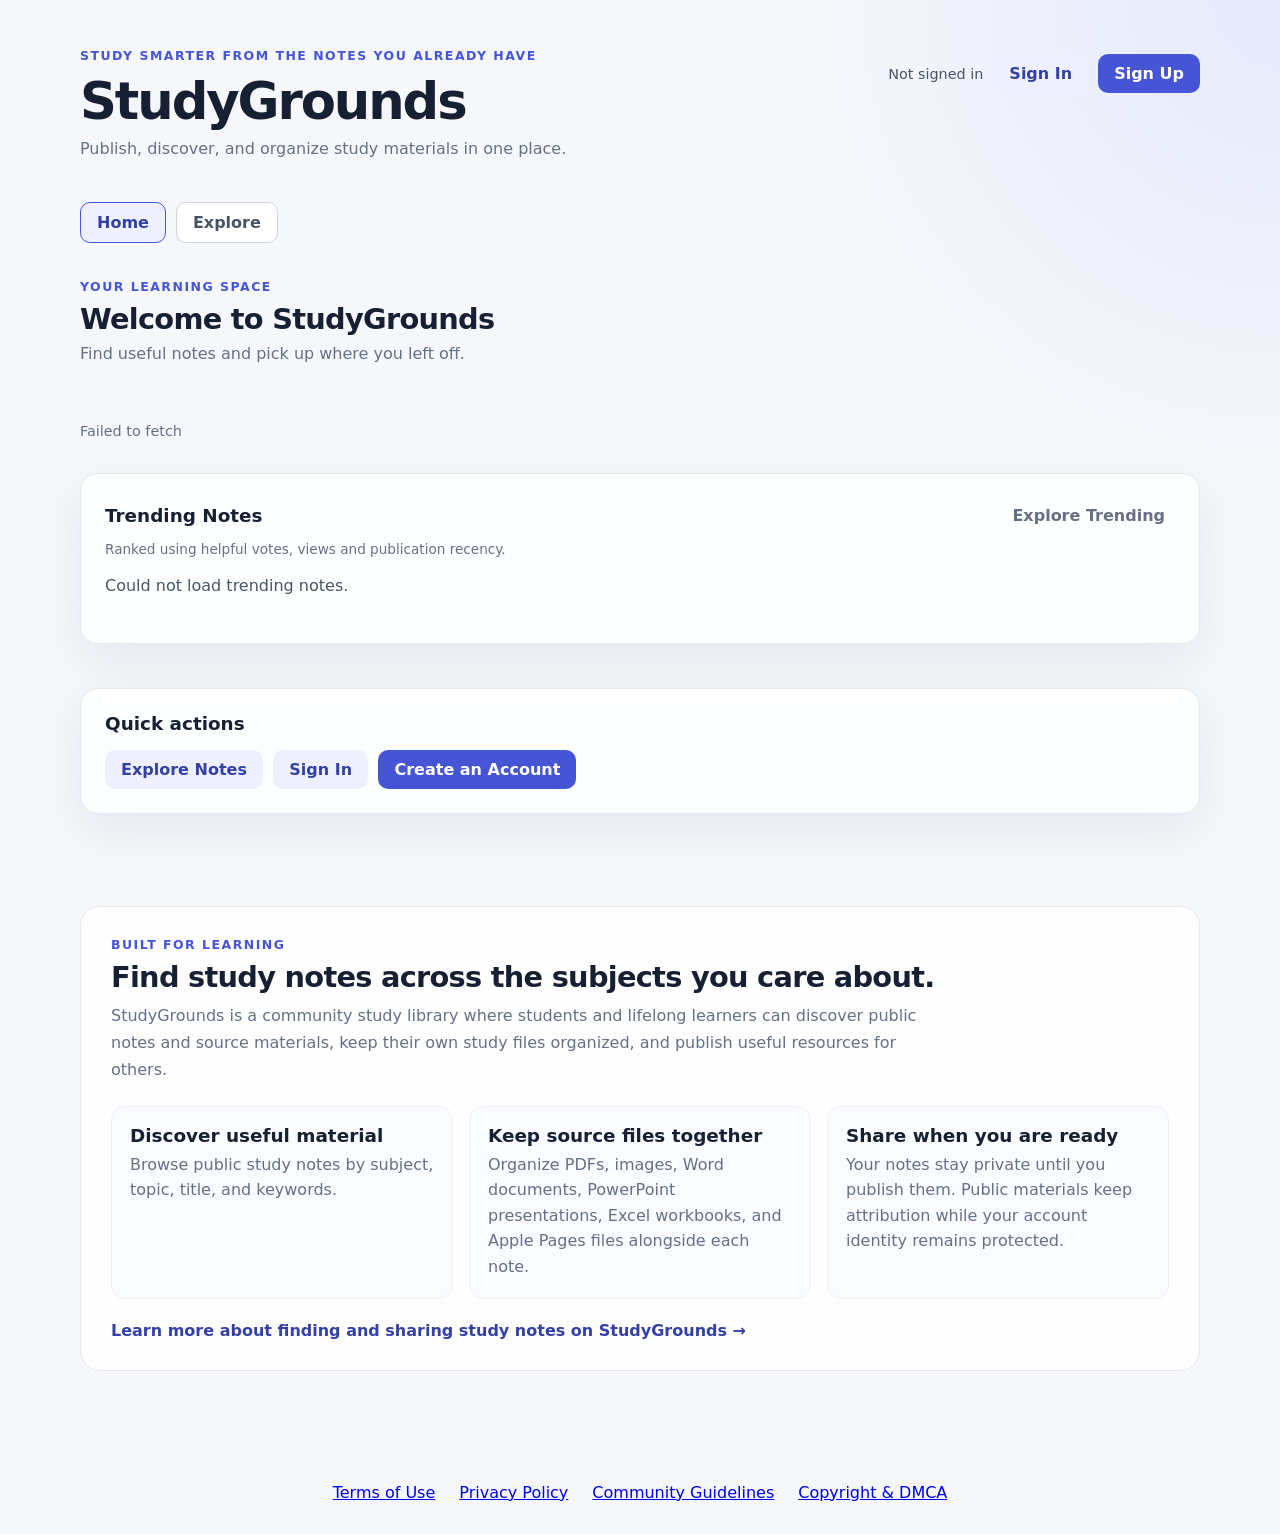
<file: index.html>
<!DOCTYPE html>
<html lang="en">
<head>
    <meta charset="UTF-8">
    <meta name="viewport" content="width=device-width, initial-scale=1.0">
    <title>StudyGrounds | Discover and Share Study Notes</title>
    <meta name="description" content="Discover, organize, and share study notes, PDFs, presentations, spreadsheets, and other study materials across technology, science, business, health, and more.">
    <meta name="robots" content="index,follow">
    <link rel="canonical" href="https://joinstudygrounds.com/">
    <meta property="og:type" content="website">
    <meta property="og:site_name" content="StudyGrounds">
    <meta property="og:title" content="StudyGrounds | Discover and Share Study Notes">
    <meta property="og:description" content="A community library for discovering, organizing, and sharing useful study materials.">
    <meta property="og:url" content="https://joinstudygrounds.com/">
    <meta name="twitter:card" content="summary">
    <link rel="stylesheet" href="styles.css">
    <script type="application/ld+json">
    {
      "@context": "https://schema.org",
      "@type": "WebSite",
      "name": "StudyGrounds",
      "url": "https://joinstudygrounds.com/",
      "description": "A community library for discovering, organizing, and sharing study notes and source materials."
    }
    </script>
</head>
<body>
    <a class="skip-to-content" href="#main-content">Skip to main content</a>
    <header class="site-header">
        <div>
            <p class="eyebrow">Study smarter from the notes you already have</p>
            <h1>StudyGrounds</h1>
            <p class="subtitle">Publish, discover, and organize study materials in one place.</p>
        </div>

        <div class="auth-bar">
            <span id="auth-status" aria-live="polite">Not signed in</span>
            <div id="notifications-control" class="notifications-control" hidden>
                <button id="notifications-toggle" type="button" class="button button-secondary notifications-bell" aria-label="Notifications" aria-expanded="false" aria-controls="notifications-panel">
                    <span aria-hidden="true">🔔</span><span id="notifications-count" class="notifications-count" hidden>0</span>
                </button>
                <section id="notifications-panel" class="notifications-panel" aria-label="Your notifications" hidden>
                    <div class="notifications-heading">
                        <h2>Notifications</h2>
                        <button id="notifications-read-all" class="button button-text" type="button">Mark recent as read</button>
                    </div>
                    <p id="notifications-status" role="status" class="status-text"></p>
                    <div id="notifications-items" class="notifications-items"></div>
                </section>
            </div>
            <button id="sign-in-btn" class="button button-secondary" type="button">Sign In</button>
            <button id="sign-up-btn" class="button button-primary" type="button">Sign Up</button>
            <button id="sign-out-btn" class="button button-secondary" hidden>Sign Out</button>
        </div>
    </header>

    <main class="app-shell" id="main-content" tabindex="-1">
        <nav class="app-nav" aria-label="Primary">
            <button id="home-tab" class="nav-button active" type="button" aria-current="page">Home</button>
            <button id="my-notes-tab" class="nav-button" type="button">My Notes</button>
            <button id="explore-tab" class="nav-button" type="button">Explore</button>
            <button id="saved-notes-tab" class="nav-button" type="button" hidden>Saved Notes</button>
            <button id="study-history-tab" class="nav-button" type="button" hidden>Study History</button>
            <button id="settings-tab" class="nav-button" type="button" hidden>Settings</button>
            <button id="feedback-tab" class="nav-button" type="button" hidden>Feedback</button>
            <button id="admin-tab" class="nav-button" type="button" hidden>Admin</button>
        </nav>
        <nav id="admin-subnav" class="admin-subnav" aria-label="Admin sections" hidden>
            <button id="admin-overview-tab" class="admin-section-button" type="button">Overview</button>
            <button id="analytics-tab" class="admin-section-button" type="button">Analytics</button>
            <button id="security-tab" class="admin-section-button" type="button">Security</button>
            <button id="moderation-tab" class="admin-section-button" type="button">Moderation</button>
            <button id="feedback-admin-tab" class="admin-section-button" type="button">User Feedback</button>
        </nav>

        <section id="home-view" aria-label="StudyGrounds Home">
            <div class="dashboard-toolbar"><div><p class="eyebrow">Your learning space</p>
                <h2 id="home-welcome">Welcome to StudyGrounds</h2>
                <p class="subtitle">Find useful notes and pick up where you left off.</p></div></div>
            <section id="home-featured" class="card home-featured" hidden>
                <p class="eyebrow">Featured by StudyGrounds</p>
                <h3 id="home-featured-title"></h3><p id="home-featured-description"></p>
                <div class="home-actions"><button id="home-featured-open" class="button button-primary" type="button">Read Note</button>
                <button id="home-featured-hide" class="button button-text" type="button" hidden>Hide</button></div>
            </section>
            <section id="home-featured-hidden" class="card" hidden><p>You hid the current featured note.</p>
                <button id="home-featured-restore" class="button button-secondary" type="button">Show featured note</button></section>
            <p id="home-featured-status" class="status-text" role="status" aria-live="polite"></p>
            <section id="home-welcome-guide" class="card home-welcome-guide" hidden aria-labelledby="home-welcome-guide-title">
                <div class="home-section-heading">
                    <div>
                        <p class="eyebrow">Start here</p>
                        <h3 id="home-welcome-guide-title">Find your next study resource</h3>
                        <p>Most people start by exploring what others have shared. If you have useful notes, share what you're studying so the next learner can benefit, too.</p>
                    </div>
                    <button id="home-guide-dismiss" class="button button-text" type="button" aria-label="Dismiss getting started guide">Dismiss</button>
                </div>
                <div class="home-actions">
                    <button id="home-guide-explore" class="button button-primary" type="button">Explore community notes</button>
                    <button id="home-guide-share" class="button button-secondary" type="button">Share your notes</button>
                    <button id="home-guide-saved" class="button button-text" type="button">Organize saved notes</button>
                </div>
                <p class="note-description">Your notes stay private until you choose to publish them.</p>
            </section>
            <div id="home-personalized" class="home-personalized" hidden>
                <section class="card home-dashboard-card">
                    <div class="home-section-heading"><h3>Continue Studying</h3><button id="home-study-all" class="button button-text" type="button">Study History</button></div>
                    <div id="home-continue-list" class="home-note-list" aria-live="polite"></div>
                </section>
                <section class="card home-dashboard-card">
                    <div class="home-section-heading"><h3>Recently Saved</h3><button id="home-saved-all" class="button button-text" type="button">All Saved</button></div>
                    <div id="home-saved-list" class="home-note-list" aria-live="polite"></div>
                </section>
            </div>
            <section class="card home-dashboard-card">
                <div class="home-section-heading"><h3>Trending Notes</h3><button id="home-trending-all" class="button button-text" type="button">Explore Trending</button></div>
                <p class="home-ranking-explanation">Ranked using helpful votes, views and publication recency.</p>
                <div id="home-trending-list" class="home-note-list" aria-live="polite"></div>
            </section>
            <div class="home-shortcuts"><section class="card"><h3>Quick actions</h3><div class="home-actions">
                <button id="home-create" class="button button-primary" type="button" hidden>+ Create Note</button>
                <button id="home-explore" class="button button-secondary" type="button">Explore Notes</button>
                <button id="home-sign-in" class="button button-secondary" type="button">Sign In</button>
                <button id="home-sign-up" class="button button-primary" type="button">Create an Account</button>
            </div></section><section id="home-study-card" class="card" hidden><h3>Continue learning</h3>
                <p>Revisit a study session or saved note.</p><div class="home-actions">
                <button id="home-history" class="button button-secondary" type="button">Continue Studying</button>
                <button id="home-saved" class="button button-secondary" type="button">Saved Notes</button>
            </div></section></div>
            <section id="home-feedback-card" class="card" hidden><h3>Help shape StudyGrounds</h3><p>Have an idea or found an issue? Tell us about it.</p><button id="home-feedback" type="button" class="button button-secondary">Give Feedback</button></section>
        <section class="seo-home-section" aria-labelledby="seo-home-title">
            <p class="eyebrow">Built for learning</p>
            <h2 id="seo-home-title">Find study notes across the subjects you care about.</h2>
            <p>StudyGrounds is a community study library where students and lifelong learners can discover public notes and source materials, keep their own study files organized, and publish useful resources for others.</p>
            <div class="seo-home-grid">
                <article>
                    <h3>Discover useful material</h3>
                    <p>Browse public study notes by subject, topic, title, and keywords.</p>
                </article>
                <article>
                    <h3>Keep source files together</h3>
                    <p>Organize PDFs, images, Word documents, PowerPoint presentations, Excel workbooks, and Apple Pages files alongside each note.</p>
                </article>
                <article>
                    <h3>Share when you are ready</h3>
                    <p>Your notes stay private until you publish them. Public materials keep attribution while your account identity remains protected.</p>
                </article>
            </div>
            <p class="seo-home-link"><a href="/study-notes.html">Learn more about finding and sharing study notes on StudyGrounds →</a></p>
        </section>
        </section>
        <section id="my-notes-view" hidden>
            <section id="signed-out-panel" class="hero-card">
                <div>
                    <p class="eyebrow">Your study library</p>
                    <h2>Bring handwritten and digital notes together.</h2>
                    <p>Sign in to create private notes, upload PDFs, images, Word documents, PowerPoints, Excel workbooks, or Apple Pages files, and publish them when they are ready.</p>
                </div>
                <button id="hero-sign-in-btn" class="button button-secondary" type="button">Sign In</button>
                <button id="hero-sign-up-btn" class="button button-primary" type="button">Sign Up</button>
            </section>

            <section id="notes-app" hidden>
                <section id="profile-panel" class="card" hidden>
                    <div class="card-heading">
                        <div>
                            <p class="eyebrow">Profile</p>
                            <h3>Complete your profile</h3>
                            <p>Your public notes will show only your first name and last initial, such as Jonathan F.</p>
                        </div>
                    </div>

                    <form id="profile-form" class="note-form">
                        <div class="form-grid">
                            <label>
                                First name
                                <input id="profile-first-name" maxlength="60" autocomplete="given-name" required>
                            </label>
                            <label>
                                Last name
                                <input id="profile-last-name" maxlength="60" autocomplete="family-name" required>
                            </label>
                        </div>

                        <div class="form-actions">
                            <span id="profile-status" class="status-text" aria-live="polite"></span>
                            <button id="profile-submit" type="submit" class="button button-primary">Save Profile</button>
                        </div>
                    </form>
                </section>

                <div class="dashboard-toolbar">
                    <div>
                        <p class="eyebrow">Library</p>
                        <h2>Your Notes</h2>
                    </div>
                    <button id="new-note-btn" class="button button-primary">+ New Note</button>
                </div>

                <section id="create-note-panel" class="card" hidden>
                    <div class="card-heading">
                        <div>
                            <h3 id="note-form-title">Create a note</h3>
                            <p>Add enough context so someone discovering it later understands what the source material covers.</p>
                        </div>
                        <button id="cancel-note-btn" class="button button-text" type="button">Cancel</button>
                    </div>

                    <form id="create-note-form" class="note-form">
                        <label>
                            Title
                            <input id="note-title" required maxlength="160" placeholder="AWS IAM Notes">
                        </label>

                        <div class="form-grid">
                            <label>
                                Subject
                                <div class="search-select" data-search-select="subject">
                                    <div class="search-select-input-row">
                                        <input id="note-subject" maxlength="100" autocomplete="off" placeholder="Choose or type a subject">
                                        <button class="search-select-toggle" type="button" aria-label="Show subject options" aria-expanded="false">▾</button>
                                    </div>
                                    <div id="subject-options" class="search-select-menu" hidden></div>
                                </div>
                            </label>

                            <label>
                                Topic
                                <div class="search-select" data-search-select="topic">
                                    <div class="search-select-input-row">
                                        <input id="note-collection" maxlength="120" autocomplete="off" placeholder="Choose or type a topic">
                                        <button class="search-select-toggle" type="button" aria-label="Show topic options" aria-expanded="false">▾</button>
                                    </div>
                                    <div id="topic-options" class="search-select-menu" hidden></div>
                                </div>
                            </label>
                        </div>

                        <label class="note-language-field">
                            Language of study material
                            <div class="note-language-select-wrap">
                                <select id="note-language" aria-label="Language of study material">
                                <option value="und">Unspecified</option>
                                    <option value="en">English</option>
                                    <option value="es">Spanish</option>
                                    <option value="fr">French</option>
                                    <option value="de">German</option>
                                    <option value="pt">Portuguese</option>
                                    <option value="it">Italian</option>
                                    <option value="ja">Japanese</option>
                                    <option value="zh">Chinese</option>
                                    <option value="ko">Korean</option>
                                    <option value="ar">Arabic</option>
                                    <option value="hi">Hindi</option>
                                    <option value="mul">Multiple languages</option>
                                </select>
                            </div>
                        </label>

                        <label class="description-field">
                            Description
                            <textarea id="note-description" maxlength="1200" rows="5" placeholder="What do these notes cover? Mention important topics, chapters, services, exam objectives, or keywords someone might search for."></textarea>
                        </label>

                        <label class="description-field">
                            Source file <span class="field-hint">(optional — one file at a time)</span>
                            <input id="note-form-source" type="file" accept=".pdf,.png,.jpg,.jpeg,.webp,.docx,.pptx,.xlsx,.pages">
                        </label>

                        <details class="publish-guidelines">
                            <summary>Community publishing guidelines</summary>
                            <p>Help other learners find useful, trustworthy materials:</p>
                            <ul>
                                <li>Only publish notes and source files you have the right to share.</li>
                                <li>Remove personal, confidential, or sensitive information before publishing.</li>
                                <li>Choose an accurate title, subject, language, and description.</li>
                                <li>Do not post spam, harassment, malware, or misleading material.</li>
                            </ul>
                            <p>Public notes can be reported and reviewed by moderators.</p>
                        </details>

                        <label class="publish-toggle">
                            <input id="note-form-publish" type="checkbox">
                            <span>Publish after saving</span>
                        </label>

                        <div class="form-actions">
                            <span id="create-note-status" class="status-text" aria-live="polite"></span>
                            <button id="note-form-submit" type="submit" class="button button-primary">Create Note</button>
                        </div>
                    </form>
                </section>

                <section id="notes-status" class="status-card" aria-live="polite">Loading your notes...</section>
                <section id="notes-grid" class="notes-grid" aria-live="polite"></section>
            </section>
        </section>

        <section id="saved-notes-view" hidden aria-label="Your saved notes">
            <div class="dashboard-toolbar">
                <div>
                    <p class="eyebrow">Your study library</p>
                    <h2>Saved Notes</h2>
                    <p class="subtitle">Keep links to published study material here without copying the files.</p>
                </div>
            </div>
            <div class="saved-collections-toolbar" id="saved-collections-toolbar" hidden>
                <label for="saved-collection-filter">Collection</label>
                <select id="saved-collection-filter" aria-label="Filter loaded saved notes by collection">
                    <option value="all">All saved notes</option>
                </select>
                <p class="field-hint">Organize your bookmarks into named collections. Filters apply to loaded notes; use Load more to see older bookmarks.</p>
            </div>
            <section id="saved-notes-status" class="status-card" role="status" aria-live="polite">Loading saved notes...</section>
            <div id="saved-notes-grid" class="saved-notes-grid"></div>
            <div class="saved-more-row">
                <button id="saved-notes-more" type="button" class="button button-secondary" hidden>Load more saved notes</button>
            </div>
        </section>

        <section id="study-history-view" hidden aria-label="Your study history">
            <div class="dashboard-toolbar">
                <div>
                    <p class="eyebrow">Your private study activity</p>
                    <h2>Study History</h2>
                    <p class="subtitle">Pick up a saved source or review your completed study sessions. Only your account can access this history.</p>
                </div>
                <button id="study-history-refresh" class="button button-secondary" type="button">Refresh</button>
            </div>
            <section id="study-history-status" class="status-card" role="status" aria-live="polite">Loading study history...</section>
            <div id="study-history-content">
                <section class="study-history-section">
                    <h3>Continue studying</h3>
                    <div id="study-continue-list" class="study-history-cards"></div>
                </section>
                <section class="study-history-section">
                    <h3>Recent sessions</h3>
                    <div id="study-sessions-list" class="study-history-cards"></div>
                </section>
            </div>
        </section>

        <section id="explore-view" hidden>
            <div class="dashboard-toolbar">
                <div>
                    <p class="eyebrow">Community library</p>
                    <h2>Explore Notes</h2>
                    <p class="subtitle">Find public study materials by title, contributor, subject, topic, or keywords.</p>
                </div>
            </div>

            <section class="explore-controls">
                <div class="explore-search-line">
                    <input id="public-search" type="search" aria-label="Search public notes" placeholder="Search titles, subjects, topics, or keywords...">
                    <button id="public-search-btn" class="button button-primary" type="button">Search</button>
                </div>

                <div class="explore-filter-line">
                    <div class="explore-filter-group">
                        <select id="public-subject" aria-label="Filter by subject">
                            <option value="">All subjects</option>
                        </select>
                        <select id="public-collection" aria-label="Filter by topic">
                            <option value="">All topics</option>
                        </select>
                        <select id="public-language" aria-label="Filter by language">
                            <option value="">All languages</option>
                        </select>
                        <select id="public-sort" aria-label="Sort public notes">
                            <option value="newest">Newest</option>
                            <option value="relevance">Best match</option>
                            <option value="oldest">Oldest</option>
                            <option value="title">Title A–Z</option>
                            <option value="views">Most viewed</option>
                            <option value="helpful">Most helpful</option>
                            <option value="trending">Trending</option>
                        </select>
                        <select id="public-page-size" aria-label="Notes per page">
                            <option value="12">12 per page</option>
                            <option value="18" selected>18 per page</option>
                            <option value="24">24 per page</option>
                            <option value="48">48 per page</option>
                        </select>
                    </div>
                    <button id="public-search-clear" class="button button-text" type="button">Clear filters</button>
                </div>

                <div class="explore-results-bar">
                    <div>
                        <strong id="public-result-summary">Loading notes...</strong>
                        <div id="public-active-filters" class="active-filter-list"></div>
                        <div class="explore-discovery-actions" role="group" aria-label="Quick discovery sorts">
                            <button id="explore-trending" class="explore-discovery-button" type="button" aria-pressed="false">Trending</button>
                            <button id="explore-most-helpful" class="explore-discovery-button" type="button" aria-pressed="false">♡ Community favorites</button>
                        </div>
                        <p id="explore-ranking-explanation" class="explore-ranking-explanation" hidden></p>
                    </div>
                    <span id="public-page-summary" class="status-text"></span>
                </div>
            </section>

            <section id="public-status" class="status-card" aria-live="polite">Loading public notes...</section>
            <section id="public-grid" class="public-notes-grid" aria-live="polite"></section>
            <div id="public-pagination" class="pagination-row" hidden>
                <button id="public-first-page" class="button button-text" type="button">First</button>
                <button id="public-prev-page" class="button button-secondary" type="button">← Previous</button>
                <span id="public-page-label" class="status-text"></span>
                <button id="public-next-page" class="button button-secondary" type="button">Next →</button>
                <button id="public-last-page" class="button button-text" type="button">Last</button>
            </div>

            <section id="public-contributor-detail" class="card contributor-detail" aria-label="Contributor profile" hidden>
                <button id="close-public-contributor" class="button button-text" type="button">← Back to Explore</button>
                <div id="public-contributor-content" aria-live="polite"></div>
            </section>

            <section id="public-note-detail" class="card" hidden>
                <button id="close-public-note" class="button button-text" type="button">← Back to Explore</button>
                <div id="public-note-content"></div>
            </section>
        </section>

        <section id="admin-overview-view" hidden>
            <div class="dashboard-toolbar">
                <div>
                    <p class="eyebrow">Admin</p>
                    <h2>Overview</h2>
                    <p class="subtitle">A snapshot of platform activity and items that may need attention.</p>
                </div>
                <button id="refresh-admin-overview" class="button button-secondary" type="button">Refresh overview</button>
            </div>
            <p id="admin-overview-status" class="status-text" role="status" aria-live="polite"></p>
            <div class="admin-overview-grid">
                <article class="card admin-overview-tile">
                    <h3>Community</h3>
                    <strong id="overview-public-notes">—</strong>
                    <p>Published notes</p>
                    <span id="overview-users" class="status-text">— members</span>
                    <button class="button button-text" type="button" data-admin-destination="analytics">Open Analytics</button>
                </article>
                <article class="card admin-overview-tile">
                    <h3>Moderation</h3>
                    <strong id="overview-open-reports">—</strong>
                    <p>Open reports</p>
                    <button class="button button-text" type="button" data-admin-destination="moderation">Review reports</button>
                </article>
                <article class="card admin-overview-tile">
                    <h3>Security</h3>
                    <strong id="overview-security-review">—</strong>
                    <p>Accounts needing review</p>
                    <button class="button button-text" type="button" data-admin-destination="security">Open Security</button>
                </article>
                <article class="card admin-overview-tile">
                    <h3>User feedback</h3>
                    <strong id="overview-new-feedback">—</strong>
                    <p>New submissions (recent page)</p>
                    <button class="button button-text" type="button" data-admin-destination="feedback-admin">Review feedback</button>
                </article>
            </div>
            <section class="card">
                <h3>Recently published</h3>
                <p class="note-description">Recent public notes from Analytics. Private content is never displayed here.</p>
                <div id="overview-recent-notes" class="admin-overview-recent"></div>
            </section>
        </section>

        <section id="analytics-view" hidden>
            <div class="dashboard-toolbar">
                <div>
                    <p class="eyebrow">Admin</p>
                    <h2>Analytics</h2>
                    <p class="subtitle">V1 product metrics for tracking usage as the app evolves.</p>
                </div>
                <button id="refresh-analytics" class="button button-secondary" type="button">Refresh</button>
            </div>

            <section id="analytics-status" class="status-card" aria-live="polite">Loading analytics...</section>

            <section id="analytics-content" hidden>
                <div class="analytics-grid">
                    <article class="metric-card"><span>Users</span><strong id="metric-users">0</strong></article>
                    <article class="metric-card"><span>Total notes</span><strong id="metric-notes">0</strong></article>
                    <article class="metric-card"><span>Public notes</span><strong id="metric-public-notes">0</strong></article>
                    <article class="metric-card"><span>Private notes</span><strong id="metric-private-notes">0</strong></article>
                    <article class="metric-card"><span>Source files</span><strong id="metric-source-files">0</strong></article>
                    <article class="metric-card"><span>Storage used</span><strong id="metric-storage">0 B</strong></article>
                    <article class="metric-card"><span>Public views</span><strong id="metric-views">0</strong></article>
                    <article class="metric-card"><span>Avg files / note</span><strong id="metric-average-files">0</strong></article>
                </div>

                <div class="analytics-detail-grid">
                    <section class="card">
                        <h3>Top subjects</h3>
                        <div id="analytics-subjects" class="analytics-list"></div>
                    </section>
                    <section class="card">
                        <h3>Top topics</h3>
                        <div id="analytics-collections" class="analytics-list"></div>
                    </section>
                </div>

                <section class="card">
                    <h3>Recently published</h3>
                    <div id="analytics-recent" class="analytics-list"></div>
                </section>
            </section>
        </section>

        <section id="security-view" hidden>
            <div class="dashboard-toolbar">
                <div>
                    <p class="eyebrow">Admin</p>
                    <h2>Security</h2>
                    <p class="subtitle">Review malware incidents, account restrictions, and security actions.</p>
                </div>
                <button id="refresh-security" class="button button-secondary" type="button">Refresh</button>
            </div>

            <section id="security-status" class="status-card" aria-live="polite">Loading security records...</section>

            <section id="security-content" hidden>
                <div class="analytics-grid security-metrics">
                    <article class="metric-card"><span>Needs review</span><strong id="security-metric-review">0</strong></article>
                    <article class="metric-card"><span>Restricted</span><strong id="security-metric-restricted">0</strong></article>
                    <article class="metric-card"><span>Disabled</span><strong id="security-metric-disabled">0</strong></article>
                    <article class="metric-card"><span>30-day strikes</span><strong id="security-metric-strikes">0</strong></article>
                </div>

                <section class="card">
                    <div class="security-section-heading">
                        <div>
                            <h3>Accounts</h3>
                            <p class="note-description">Only accounts with a StudyGrounds security record appear here.</p>
                        </div>
                    </div>
                    <div id="security-users" class="security-user-list"></div>
                </section>

                <section id="security-user-detail" class="card" hidden>
                    <div class="security-detail-heading">
                        <div>
                            <p class="eyebrow">Account security</p>
                            <h3 id="security-detail-title">Security details</h3>
                            <p id="security-detail-subtitle" class="note-description"></p>
                        </div>
                        <button id="close-security-detail" class="button button-text" type="button">Close</button>
                    </div>

                    <div id="security-detail-summary" class="security-detail-summary"></div>

                    <div class="security-detail-actions">
                        <button id="security-restore-access" class="button button-secondary" type="button">Restore access</button>
                        <button id="security-forgive-strikes" class="button button-secondary" type="button">Forgive strikes</button>
                        <button id="security-reenable-account" class="button button-secondary" type="button">Re-enable account</button>
                        <button id="security-disable-account" class="button security-danger-button" type="button">Disable account</button>
                    </div>

                    <div class="security-detail-grid">
                        <section>
                            <h3>Incident history</h3>
                            <div id="security-incidents" class="security-history-list"></div>
                        </section>
                        <section>
                            <h3>Admin audit trail</h3>
                            <div id="security-audit" class="security-history-list"></div>
                        </section>
                    </div>
                </section>
            </section>
        </section>


        <section id="moderation-view" hidden>
            <div class="dashboard-toolbar">
                <div>
                    <p class="eyebrow">Admin</p>
                    <h2>Moderation</h2>
                    <p class="subtitle">Review community reports and remove public notes that violate StudyGrounds rules.</p>
                </div>
                <button id="refresh-moderation" class="button button-secondary" type="button">Refresh</button>
            </div>

            <section id="moderation-status" class="status-card" aria-live="polite">Loading reports...</section>

            <section id="moderation-content" hidden>
                <div class="analytics-grid">
                    <article class="metric-card"><span>Open reports</span><strong id="moderation-metric-open">0</strong></article>
                    <article class="metric-card"><span>Actioned</span><strong id="moderation-metric-actioned">0</strong></article>
                    <article class="metric-card"><span>Dismissed</span><strong id="moderation-metric-dismissed">0</strong></article>
                    <article class="metric-card"><span>Total reports</span><strong id="moderation-metric-total">0</strong></article>
                </div>

                <section class="card">
                    <div class="security-section-heading">
                        <div>
                            <h3>Community reports</h3>
                            <p class="note-description">Each signed-in member can have one active report per public note.</p>
                        </div>
                    </div>
                    <div id="moderation-reports" class="security-history-list"></div>
                </section>
            </section>
        </section>

        <section id="feedback-view" hidden>
            <div class="dashboard-toolbar"><div>
                <p class="eyebrow">Help improve StudyGrounds</p>
                <h2>Send Feedback</h2><p class="subtitle">Report a problem or suggest an improvement. Our team reviews every submission.</p>
            </div></div>
            <section class="card feedback-card">
                <form id="feedback-form">
                    <label for="feedback-category">Feedback type</label>
                    <select id="feedback-category" required>
                        <option value="">Choose a type</option>
                        <option value="bug">Bug Report</option>
                        <option value="feature">Feature Request</option>
                        <option value="general">General Feedback</option>
                        <option value="usability">Usability Suggestion</option>
                    </select>
                    <label for="feedback-subject">Subject</label>
                    <input id="feedback-subject" type="text" minlength="3" maxlength="120" required placeholder="Briefly describe your feedback">
                    <label for="feedback-details">Details</label>
                    <textarea id="feedback-details" minlength="10" maxlength="2000" rows="6" required placeholder="What happened or what would you like to see?"></textarea>
                    <label for="feedback-context">Page or feature (optional)</label>
                    <input id="feedback-context" type="text" maxlength="250" placeholder="e.g., Explore, Upload, Study History">
                    <div class="home-actions"><button id="feedback-submit" class="button button-primary" type="submit">Send Feedback</button>
                        <span id="feedback-status" class="status-text" role="status" aria-live="polite"></span></div>
                </form>
            </section>
        </section>
        <section id="feedback-admin-view" hidden>
            <div class="dashboard-toolbar"><div><p class="eyebrow">Admin</p><h2>User Feedback</h2>
                <p class="subtitle">Review suggestions and bug reports from members.</p></div>
                <button id="feedback-admin-refresh" class="button button-secondary" type="button">Refresh</button>
            </div>
            <section class="card">
                <label for="feedback-admin-filter">Status</label>
                <select id="feedback-admin-filter">
                    <option value="">All statuses</option><option value="NEW">New</option>
                    <option value="IN_REVIEW">In Review</option><option value="RESOLVED">Resolved</option>
                </select>
                <p id="feedback-admin-status" role="status" aria-live="polite" class="status-text"></p>
                <div id="feedback-admin-items" class="security-history-list"></div>
                <button id="feedback-admin-more" class="button button-secondary" type="button" hidden>Load More</button>
            </section>
        </section>
        <section id="settings-view" hidden>
            <div class="dashboard-toolbar">
                <div>
                    <p class="eyebrow">Account</p>
                    <h2>Settings</h2>
                    <p class="subtitle">Manage your public contributor bio, avatar, and note attribution.</p>
                </div>
            </div>

            <section class="card settings-contributions" aria-labelledby="settings-contributions-title">
                <div class="settings-contributions-heading">
                    <div>
                        <h3 id="settings-contributions-title">Your contribution snapshot</h3>
                        <p class="note-description">Published notes and helpful votes received.</p>
                    </div>
                    <button id="settings-open-public-profile" class="button button-secondary" type="button" disabled>View My Public Profile</button>
                </div>
                <div class="settings-contributions-stats">
                    <div><strong id="settings-published-total">—</strong><span>Published notes</span></div>
                    <div><strong id="settings-helpful-total">—</strong><span>Helpful votes</span></div>
                    <div><strong id="settings-subjects-total">—</strong><span>Subjects</span></div>
                </div>
                <p id="settings-contributions-status" class="status-text" role="status" aria-live="polite"></p>
            </section>

            <section class="card settings-profile-card">
                <div class="settings-profile-heading">
                    <div>
                        <h3>Public profile</h3>
                        <p>Your public notes show only your first name and last initial.</p>
                    </div>
                    <p id="settings-public-preview" class="profile-preview"></p>
                </div>
                <div class="settings-avatar-preview" aria-label="Your public avatar preview">
                    <div id="settings-avatar-example" class="contributor-avatar avatar-indigo" aria-hidden="true">?</div>
                    <div>
                        <strong id="settings-avatar-name">Your public avatar</strong>
                        <p class="note-description">Preview for this account. Your changes become public when you save.</p>
                    </div>
                </div>

                <form id="settings-profile-form" class="settings-profile-form">
                    <label>
                        First name
                        <input id="settings-first-name" maxlength="60" autocomplete="given-name" required>
                    </label>
                    <label>
                        Last name
                        <input id="settings-last-name" maxlength="60" autocomplete="family-name" required>
                    </label>
                    <label class="settings-profile-bio">
                        Public bio <span class="note-description">(optional, 280 characters)</span>
                        <textarea id="settings-profile-bio" maxlength="280" rows="3" placeholder="What subjects do you enjoy studying or sharing?"></textarea>
                    </label>
                    <fieldset class="profile-avatar-options">
                        <legend>Avatar color</legend>
                        <p class="note-description">Choose an initial-based avatar. Photo uploads are not enabled yet.</p>
                        <div class="avatar-option-grid">
                            <label><input type="radio" name="profile-avatar-style" value="indigo" checked><span class="avatar-color-dot avatar-indigo"></span> Indigo</label>
                            <label><input type="radio" name="profile-avatar-style" value="emerald"><span class="avatar-color-dot avatar-emerald"></span> Emerald</label>
                            <label><input type="radio" name="profile-avatar-style" value="rose"><span class="avatar-color-dot avatar-rose"></span> Rose</label>
                            <label><input type="radio" name="profile-avatar-style" value="amber"><span class="avatar-color-dot avatar-amber"></span> Amber</label>
                            <label><input type="radio" name="profile-avatar-style" value="slate"><span class="avatar-color-dot avatar-slate"></span> Slate</label>
                            <label><input type="radio" name="profile-avatar-style" value="ocean"><span class="avatar-color-dot avatar-ocean"></span> Ocean</label>
                        </div>
                    </fieldset>
                    <div class="settings-profile-action">
                        <span id="settings-profile-status" class="status-text" aria-live="polite"></span>
                        <button id="settings-profile-submit" type="submit" class="button button-primary">Save</button>
                    </div>
                </form>
            </section>

            <section class="card" aria-labelledby="account-privacy-title">
                <h3 id="account-privacy-title">Privacy &amp; Data</h3>
                <p class="note-description">Your private notes remain private until you publish them. You may request permanent account deletion, including your notes, source uploads, saved notes, study activity, and account profile. Some security or legal records and backup copies can remain for a limited period where necessary.</p>
                <div class="settings-profile-action">
                    <span class="note-description">Your account ID: <code id="settings-account-id">Loading…</code></span>
                    <button id="settings-copy-account-id" class="button button-secondary" type="button">Copy account ID</button>
                </div>
                <p id="settings-account-id-status" class="status-text" aria-live="polite"></p>
                <button id="account-delete-open" class="button button-secondary" type="button">Delete my account</button>
                <form id="account-delete-form" hidden>
                    <p><strong>Permanent action:</strong> This removes access to your StudyGrounds account and starts deletion of its data. You will be signed out after submission and cannot undo it.</p>
                    <label for="account-delete-confirm">Type <strong>DELETE MY ACCOUNT</strong> to confirm</label>
                    <input id="account-delete-confirm" type="text" autocomplete="off" spellcheck="false" required>
                    <div class="home-actions">
                        <button id="account-delete-submit" class="button button-primary" type="submit">Request permanent deletion</button>
                        <button id="account-delete-cancel" class="button button-secondary" type="button">Cancel</button>
                    </div>
                    <p id="account-delete-status" class="status-text" role="status" aria-live="polite"></p>
                </form>
                <p class="note-description">For privacy or access requests, email <a href="mailto:privacy@joinstudygrounds.com">privacy@joinstudygrounds.com</a>.</p>
            </section>
            <section class="card"><h3>Legal and community policies</h3>
                <p class="note-description">Review our <a href="/terms.html" target="_blank" rel="noopener">Terms of Use</a>,
                <a href="/privacy.html" target="_blank" rel="noopener">Privacy Policy</a>, and
                <a href="/community-guidelines.html" target="_blank" rel="noopener">Community Guidelines</a>, and
                <a href="/copyright.html" target="_blank" rel="noopener">Copyright &amp; DMCA Policy</a>.</p>
            </section>
            <section class="card"><h3>Have feedback?</h3><p class="note-description">Report a bug, share an idea, or suggest an improvement.</p><button id="settings-feedback" type="button" class="button button-secondary">Give Feedback</button></section>
            <section class="card"><h3>Featured content</h3><p class="note-description">Restore the current featured note after hiding it.</p><button id="settings-restore-featured" class="button button-secondary" type="button" disabled>Show featured note</button></section>
            <section class="card">
                <h3>V1 upload limits</h3>
                <p class="note-description">Up to 10 source files per note, 20 MB per file, and one upload at a time. Supported types: PDF, JPG/JPEG, PNG, WEBP, DOCX, PPTX, XLSX, and Apple Pages.</p>
            </section>
        </section>

    </main>
    <footer class="legal-footer" aria-label="Legal information">
        <a href="/terms.html">Terms of Use</a>
        <a href="/privacy.html">Privacy Policy</a>
        <a href="/community-guidelines.html">Community Guidelines</a>
        <a href="/copyright.html">Copyright &amp; DMCA</a>
    </footer>

    <input id="note-upload-input" type="file" accept=".pdf,.png,.jpg,.jpeg,.webp,.docx,.pptx,.xlsx,.pages" hidden>

    <script src="config.js"></script>
    <script src="auth.js"></script>
    <script src="legal.js"></script>
    <script src="notes.js"></script>
</body>
</html>
</file>
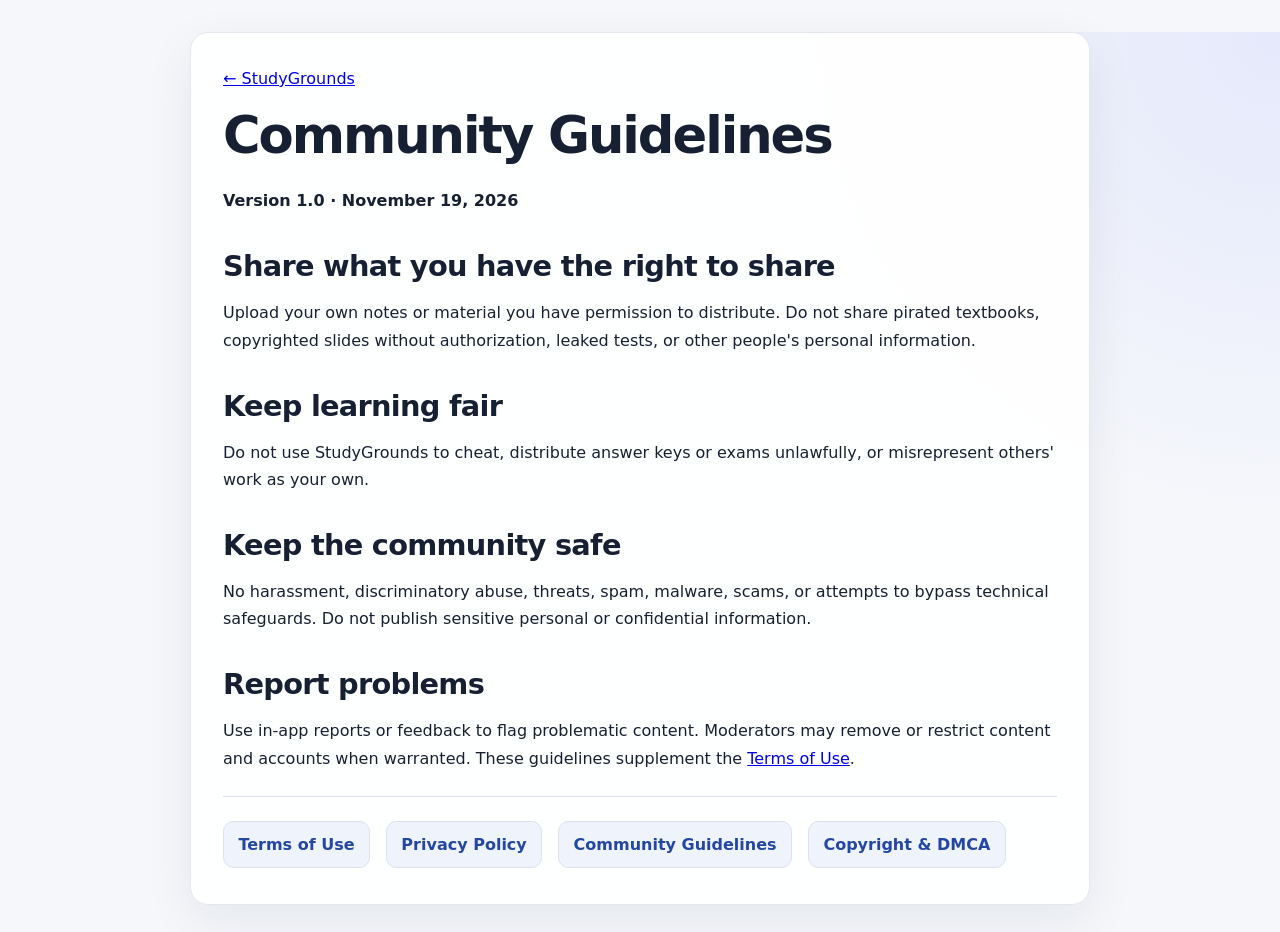
<file: community-guidelines.html>
<!DOCTYPE html><html lang="en"><head><meta charset="UTF-8"><meta name="viewport" content="width=device-width,initial-scale=1"><meta name="robots" content="index,follow"><title>Community Guidelines | StudyGrounds</title><link rel="stylesheet" href="/styles.css"></head><body><main class="legal-document card"><a href="/">← StudyGrounds</a><h1>Community Guidelines</h1><p><strong>Version 1.0 · November 19, 2026</strong></p>
<h2>Share what you have the right to share</h2><p>Upload your own notes or material you have permission to distribute. Do not share pirated textbooks, copyrighted slides without authorization, leaked tests, or other people's personal information.</p>
<h2>Keep learning fair</h2><p>Do not use StudyGrounds to cheat, distribute answer keys or exams unlawfully, or misrepresent others' work as your own.</p>
<h2>Keep the community safe</h2><p>No harassment, discriminatory abuse, threats, spam, malware, scams, or attempts to bypass technical safeguards. Do not publish sensitive personal or confidential information.</p>
<h2>Report problems</h2><p>Use in-app reports or feedback to flag problematic content. Moderators may remove or restrict content and accounts when warranted. These guidelines supplement the <a href="/terms.html">Terms of Use</a>.</p><hr><nav class="legal-links" aria-label="Legal documents"><a href="/terms.html">Terms of Use</a><a href="/privacy.html">Privacy Policy</a><a href="/community-guidelines.html">Community Guidelines</a><a href="/copyright.html">Copyright &amp; DMCA</a></nav></main></body></html>
</file>
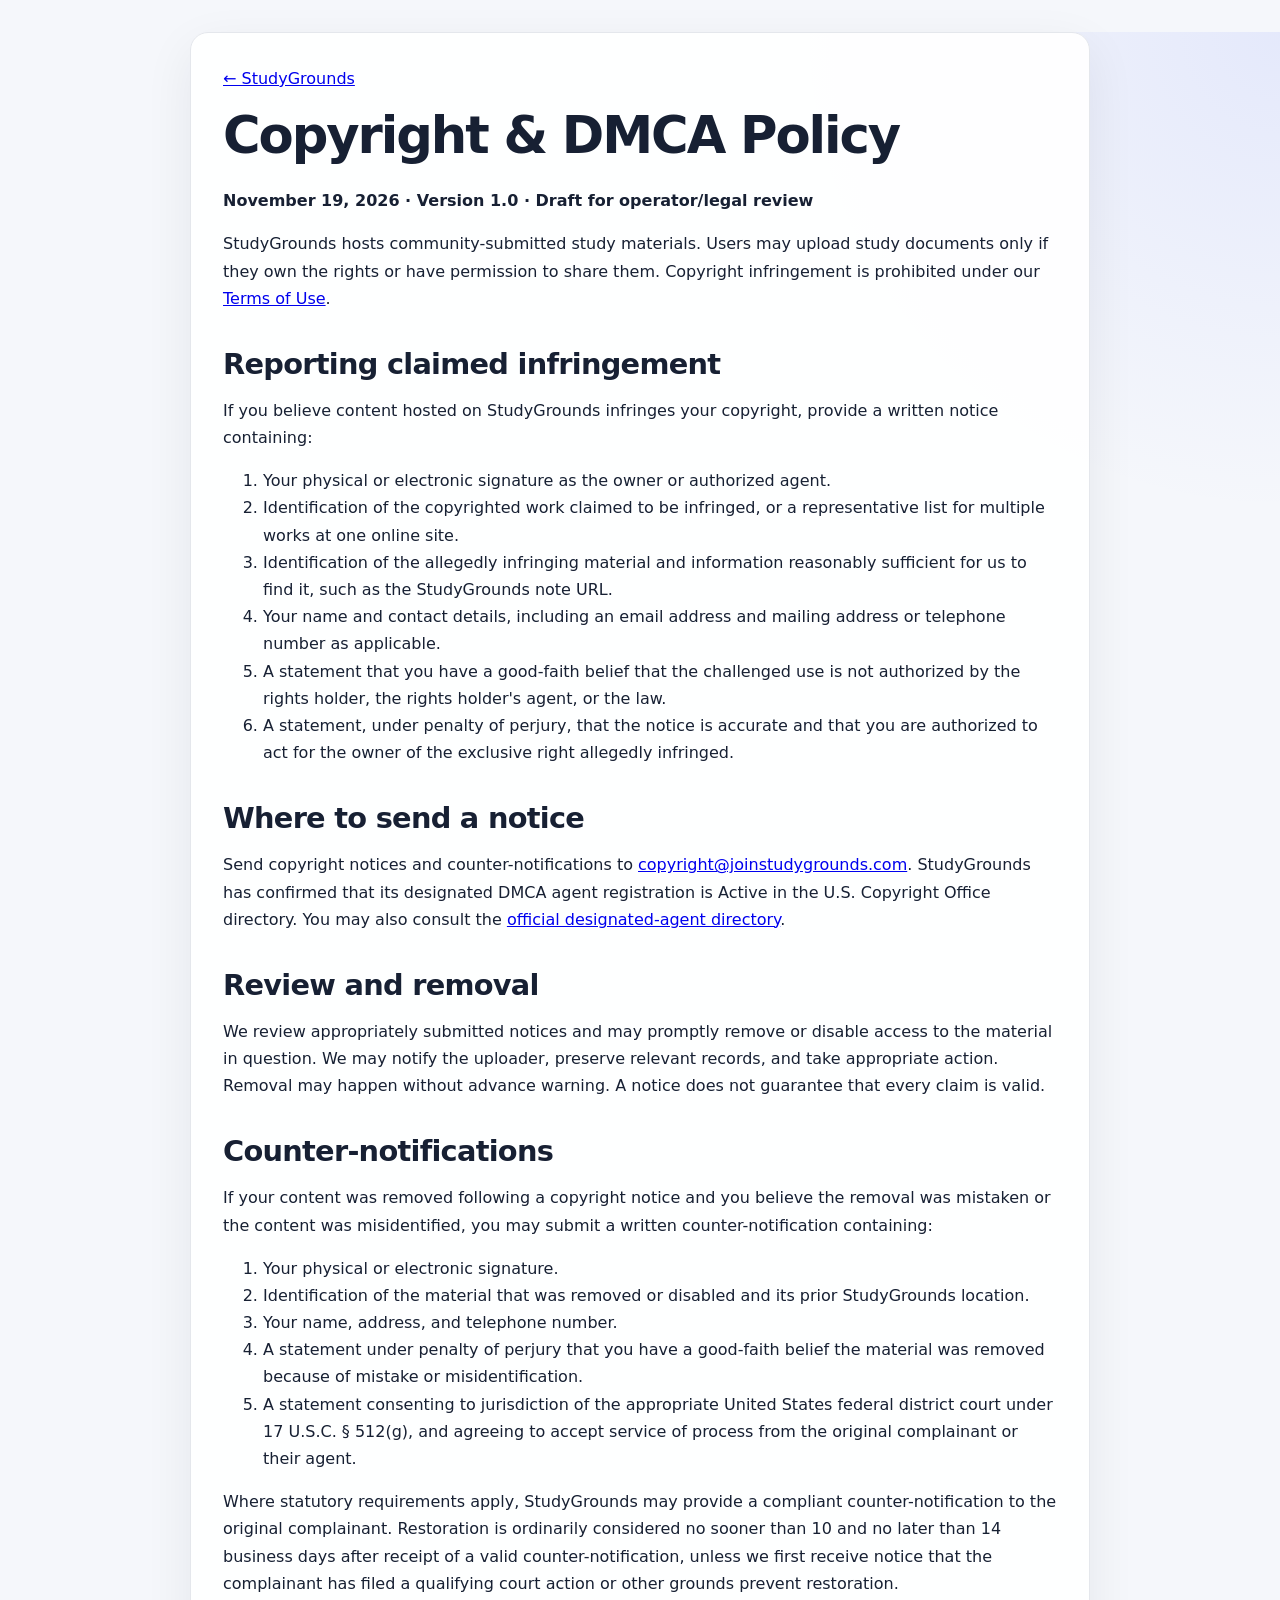
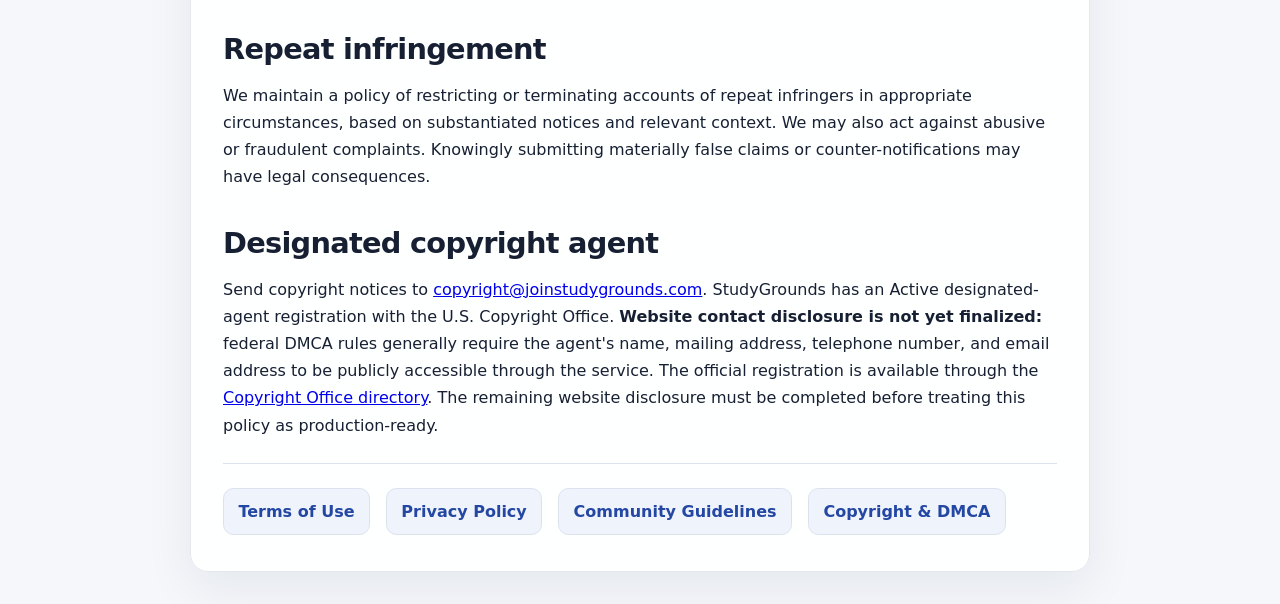
<file: copyright.html>
<!DOCTYPE html>
<html lang="en"><head><meta charset="utf-8"><meta name="viewport" content="width=device-width,initial-scale=1">
<title>Copyright &amp; DMCA Policy | StudyGrounds</title><meta name="robots" content="index,follow"><link rel="stylesheet" href="/styles.css"></head>
<body><main class="legal-document card">
<a href="/">← StudyGrounds</a><h1>Copyright &amp; DMCA Policy</h1>
<p><strong>November 19, 2026 · Version 1.0 · Draft for operator/legal review</strong></p>
<p>StudyGrounds hosts community-submitted study materials. Users may upload study documents only if they own the rights or have permission to share them. Copyright infringement is prohibited under our <a href="/terms.html">Terms of Use</a>.</p>
<h2>Reporting claimed infringement</h2>
<p>If you believe content hosted on StudyGrounds infringes your copyright, provide a written notice containing:</p>
<ol><li>Your physical or electronic signature as the owner or authorized agent.</li><li>Identification of the copyrighted work claimed to be infringed, or a representative list for multiple works at one online site.</li><li>Identification of the allegedly infringing material and information reasonably sufficient for us to find it, such as the StudyGrounds note URL.</li><li>Your name and contact details, including an email address and mailing address or telephone number as applicable.</li><li>A statement that you have a good-faith belief that the challenged use is not authorized by the rights holder, the rights holder's agent, or the law.</li><li>A statement, under penalty of perjury, that the notice is accurate and that you are authorized to act for the owner of the exclusive right allegedly infringed.</li></ol>
<h2>Where to send a notice</h2>
<p>Send copyright notices and counter-notifications to <a href="mailto:copyright@joinstudygrounds.com">copyright@joinstudygrounds.com</a>. StudyGrounds has confirmed that its designated DMCA agent registration is Active in the U.S. Copyright Office directory. You may also consult the <a href="https://www.copyright.gov/dmca-directory/" target="_blank" rel="noopener noreferrer">official designated-agent directory</a>.</p>
<h2>Review and removal</h2>
<p>We review appropriately submitted notices and may promptly remove or disable access to the material in question. We may notify the uploader, preserve relevant records, and take appropriate action. Removal may happen without advance warning. A notice does not guarantee that every claim is valid.</p>
<h2>Counter-notifications</h2>
<p>If your content was removed following a copyright notice and you believe the removal was mistaken or the content was misidentified, you may submit a written counter-notification containing:</p>
<ol><li>Your physical or electronic signature.</li><li>Identification of the material that was removed or disabled and its prior StudyGrounds location.</li><li>Your name, address, and telephone number.</li><li>A statement under penalty of perjury that you have a good-faith belief the material was removed because of mistake or misidentification.</li><li>A statement consenting to jurisdiction of the appropriate United States federal district court under 17 U.S.C. § 512(g), and agreeing to accept service of process from the original complainant or their agent.</li></ol>
<p>Where statutory requirements apply, StudyGrounds may provide a compliant counter-notification to the original complainant. Restoration is ordinarily considered no sooner than 10 and no later than 14 business days after receipt of a valid counter-notification, unless we first receive notice that the complainant has filed a qualifying court action or other grounds prevent restoration.</p>
<h2>Repeat infringement</h2>
<p>We maintain a policy of restricting or terminating accounts of repeat infringers in appropriate circumstances, based on substantiated notices and relevant context. We may also act against abusive or fraudulent complaints. Knowingly submitting materially false claims or counter-notifications may have legal consequences.</p>
<h2>Designated copyright agent</h2>
<p>Send copyright notices to <a href="mailto:copyright@joinstudygrounds.com">copyright@joinstudygrounds.com</a>. StudyGrounds has an Active designated-agent registration with the U.S. Copyright Office. <strong>Website contact disclosure is not yet finalized:</strong> federal DMCA rules generally require the agent's name, mailing address, telephone number, and email address to be publicly accessible through the service. The official registration is available through the <a href="https://www.copyright.gov/dmca-directory/" target="_blank" rel="noopener noreferrer">Copyright Office directory</a>. The remaining website disclosure must be completed before treating this policy as production-ready.</p>
<hr><nav class="legal-links" aria-label="Legal documents"><a href="/terms.html">Terms of Use</a><a href="/privacy.html">Privacy Policy</a><a href="/community-guidelines.html">Community Guidelines</a><a href="/copyright.html" aria-current="page">Copyright &amp; DMCA</a></nav>
</main></body></html>
</file>
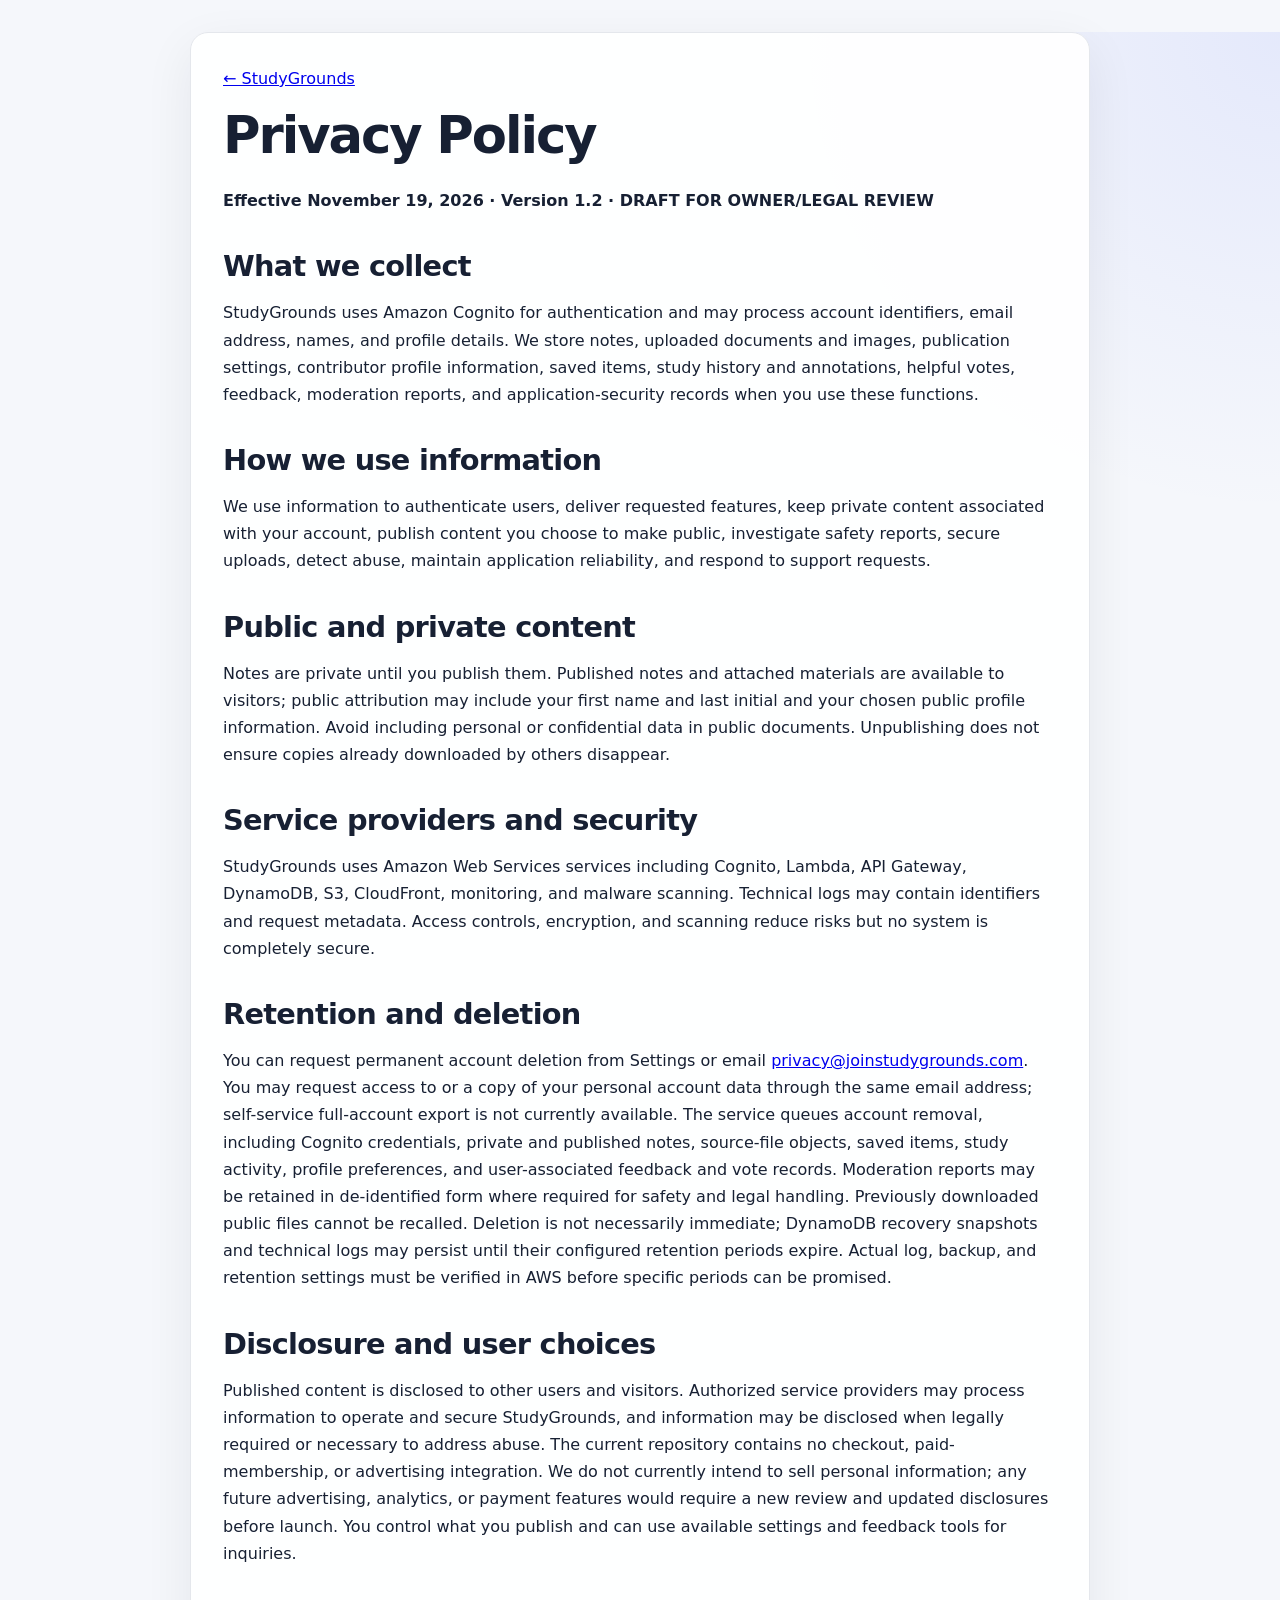
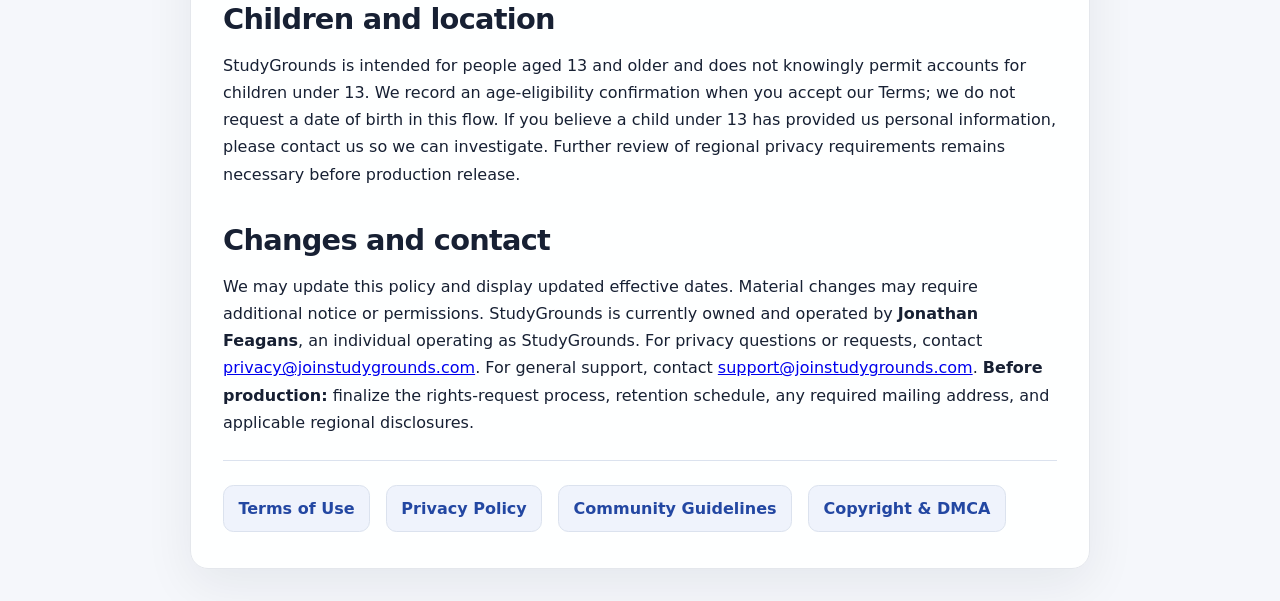
<file: privacy.html>
<!DOCTYPE html><html lang="en"><head><meta charset="UTF-8"><meta name="viewport" content="width=device-width,initial-scale=1"><meta name="robots" content="index,follow"><title>Privacy Policy | StudyGrounds</title><link rel="stylesheet" href="/styles.css"></head><body><main class="legal-document card"><a href="/">← StudyGrounds</a><h1>Privacy Policy</h1><p><strong>Effective November 19, 2026 · Version 1.2 · DRAFT FOR OWNER/LEGAL REVIEW</strong></p>
<h2>What we collect</h2><p>StudyGrounds uses Amazon Cognito for authentication and may process account identifiers, email address, names, and profile details. We store notes, uploaded documents and images, publication settings, contributor profile information, saved items, study history and annotations, helpful votes, feedback, moderation reports, and application-security records when you use these functions.</p>
<h2>How we use information</h2><p>We use information to authenticate users, deliver requested features, keep private content associated with your account, publish content you choose to make public, investigate safety reports, secure uploads, detect abuse, maintain application reliability, and respond to support requests.</p>
<h2>Public and private content</h2><p>Notes are private until you publish them. Published notes and attached materials are available to visitors; public attribution may include your first name and last initial and your chosen public profile information. Avoid including personal or confidential data in public documents. Unpublishing does not ensure copies already downloaded by others disappear.</p>
<h2>Service providers and security</h2><p>StudyGrounds uses Amazon Web Services services including Cognito, Lambda, API Gateway, DynamoDB, S3, CloudFront, monitoring, and malware scanning. Technical logs may contain identifiers and request metadata. Access controls, encryption, and scanning reduce risks but no system is completely secure.</p>
<h2>Retention and deletion</h2><p>You can request permanent account deletion from Settings or email <a href="mailto:privacy@joinstudygrounds.com">privacy@joinstudygrounds.com</a>. You may request access to or a copy of your personal account data through the same email address; self-service full-account export is not currently available. The service queues account removal, including Cognito credentials, private and published notes, source-file objects, saved items, study activity, profile preferences, and user-associated feedback and vote records. Moderation reports may be retained in de-identified form where required for safety and legal handling. Previously downloaded public files cannot be recalled. Deletion is not necessarily immediate; DynamoDB recovery snapshots and technical logs may persist until their configured retention periods expire. Actual log, backup, and retention settings must be verified in AWS before specific periods can be promised.</p>
<h2>Disclosure and user choices</h2><p>Published content is disclosed to other users and visitors. Authorized service providers may process information to operate and secure StudyGrounds, and information may be disclosed when legally required or necessary to address abuse. The current repository contains no checkout, paid-membership, or advertising integration. We do not currently intend to sell personal information; any future advertising, analytics, or payment features would require a new review and updated disclosures before launch. You control what you publish and can use available settings and feedback tools for inquiries.</p>
<h2>Children and location</h2><p>StudyGrounds is intended for people aged 13 and older and does not knowingly permit accounts for children under 13. We record an age-eligibility confirmation when you accept our Terms; we do not request a date of birth in this flow. If you believe a child under 13 has provided us personal information, please contact us so we can investigate. Further review of regional privacy requirements remains necessary before production release.</p>
<h2>Changes and contact</h2><p>We may update this policy and display updated effective dates. Material changes may require additional notice or permissions. StudyGrounds is currently owned and operated by <strong>Jonathan Feagans</strong>, an individual operating as StudyGrounds. For privacy questions or requests, contact <a href="mailto:privacy@joinstudygrounds.com">privacy@joinstudygrounds.com</a>. For general support, contact <a href="mailto:support@joinstudygrounds.com">support@joinstudygrounds.com</a>. <strong>Before production:</strong> finalize the rights-request process, retention schedule, any required mailing address, and applicable regional disclosures.</p><hr><nav class="legal-links" aria-label="Legal documents"><a href="/terms.html">Terms of Use</a><a href="/privacy.html">Privacy Policy</a><a href="/community-guidelines.html">Community Guidelines</a><a href="/copyright.html">Copyright &amp; DMCA</a></nav></main></body></html>
</file>
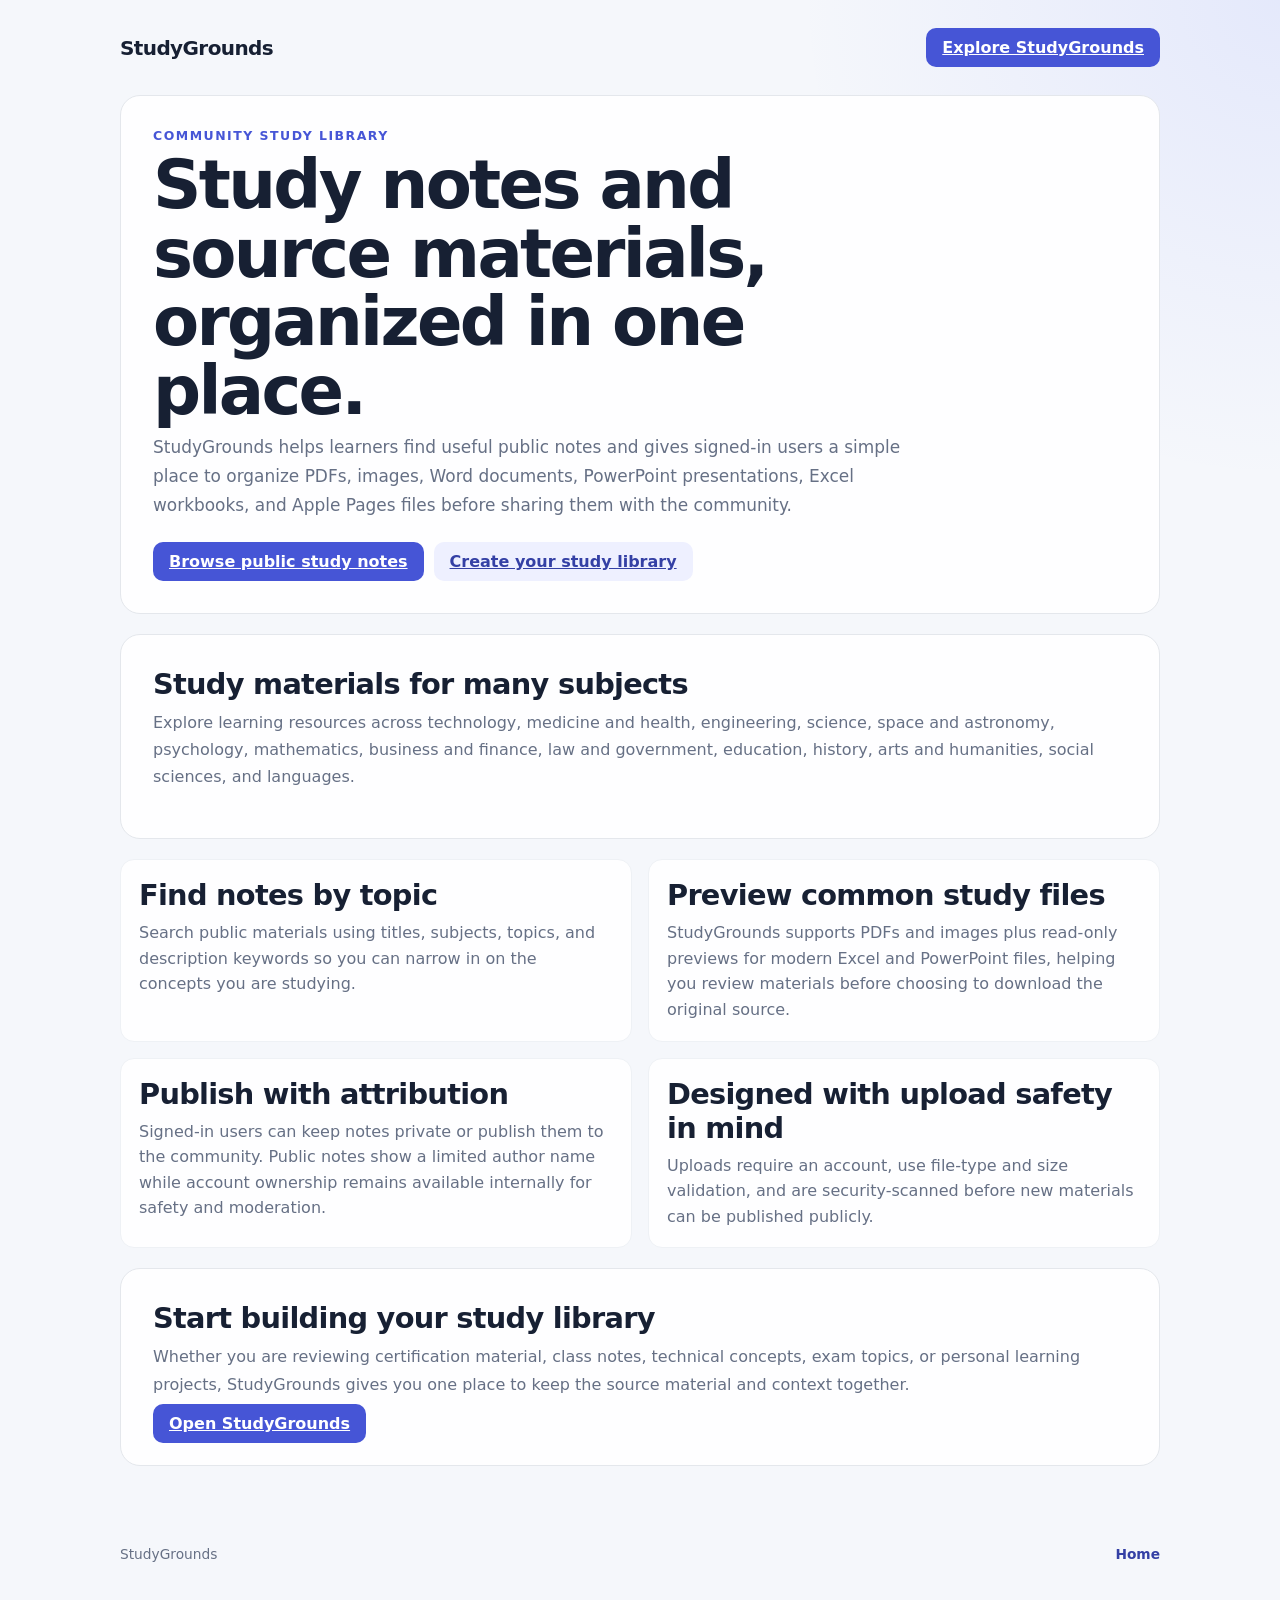
<file: study-notes.html>
<!DOCTYPE html>
<html lang="en">
<head>
    <meta charset="UTF-8">
    <meta name="viewport" content="width=device-width, initial-scale=1.0">
    <title>Free Study Notes and Study Materials | StudyGrounds</title>
    <meta name="description" content="Find and share study notes, PDFs, presentations, spreadsheets, and learning resources across technology, science, math, business, health, history, and more on StudyGrounds.">
    <meta name="robots" content="index,follow">
    <link rel="canonical" href="https://joinstudygrounds.com/study-notes.html">
    <meta property="og:type" content="website">
    <meta property="og:site_name" content="StudyGrounds">
    <meta property="og:title" content="Free Study Notes and Study Materials | StudyGrounds">
    <meta property="og:description" content="Discover community-published study notes and organize your own learning materials in one place.">
    <meta property="og:url" content="https://joinstudygrounds.com/study-notes.html">
    <link rel="stylesheet" href="styles.css">
</head>
<body>
    <header class="seo-page-header">
        <a class="seo-brand" href="/">StudyGrounds</a>
        <a class="button button-primary" href="/">Explore StudyGrounds</a>
    </header>

    <main class="seo-page">
        <section class="seo-page-hero">
            <p class="eyebrow">Community study library</p>
            <h1>Study notes and source materials, organized in one place.</h1>
            <p class="seo-lead">StudyGrounds helps learners find useful public notes and gives signed-in users a simple place to organize PDFs, images, Word documents, PowerPoint presentations, Excel workbooks, and Apple Pages files before sharing them with the community.</p>
            <div class="seo-page-actions">
                <a class="button button-primary" href="/">Browse public study notes</a>
                <a class="button button-secondary" href="/">Create your study library</a>
            </div>
        </section>

        <section class="seo-content-section">
            <h2>Study materials for many subjects</h2>
            <p>Explore learning resources across technology, medicine and health, engineering, science, space and astronomy, psychology, mathematics, business and finance, law and government, education, history, arts and humanities, social sciences, and languages.</p>
        </section>

        <section class="seo-content-grid">
            <article>
                <h2>Find notes by topic</h2>
                <p>Search public materials using titles, subjects, topics, and description keywords so you can narrow in on the concepts you are studying.</p>
            </article>
            <article>
                <h2>Preview common study files</h2>
                <p>StudyGrounds supports PDFs and images plus read-only previews for modern Excel and PowerPoint files, helping you review materials before choosing to download the original source.</p>
            </article>
            <article>
                <h2>Publish with attribution</h2>
                <p>Signed-in users can keep notes private or publish them to the community. Public notes show a limited author name while account ownership remains available internally for safety and moderation.</p>
            </article>
            <article>
                <h2>Designed with upload safety in mind</h2>
                <p>Uploads require an account, use file-type and size validation, and are security-scanned before new materials can be published publicly.</p>
            </article>
        </section>

        <section class="seo-content-section">
            <h2>Start building your study library</h2>
            <p>Whether you are reviewing certification material, class notes, technical concepts, exam topics, or personal learning projects, StudyGrounds gives you one place to keep the source material and context together.</p>
            <a class="button button-primary" href="/">Open StudyGrounds</a>
        </section>
    </main>

    <footer class="seo-page-footer">
        <span>StudyGrounds</span>
        <a href="/">Home</a>
    </footer>
</body>
</html>
</file>
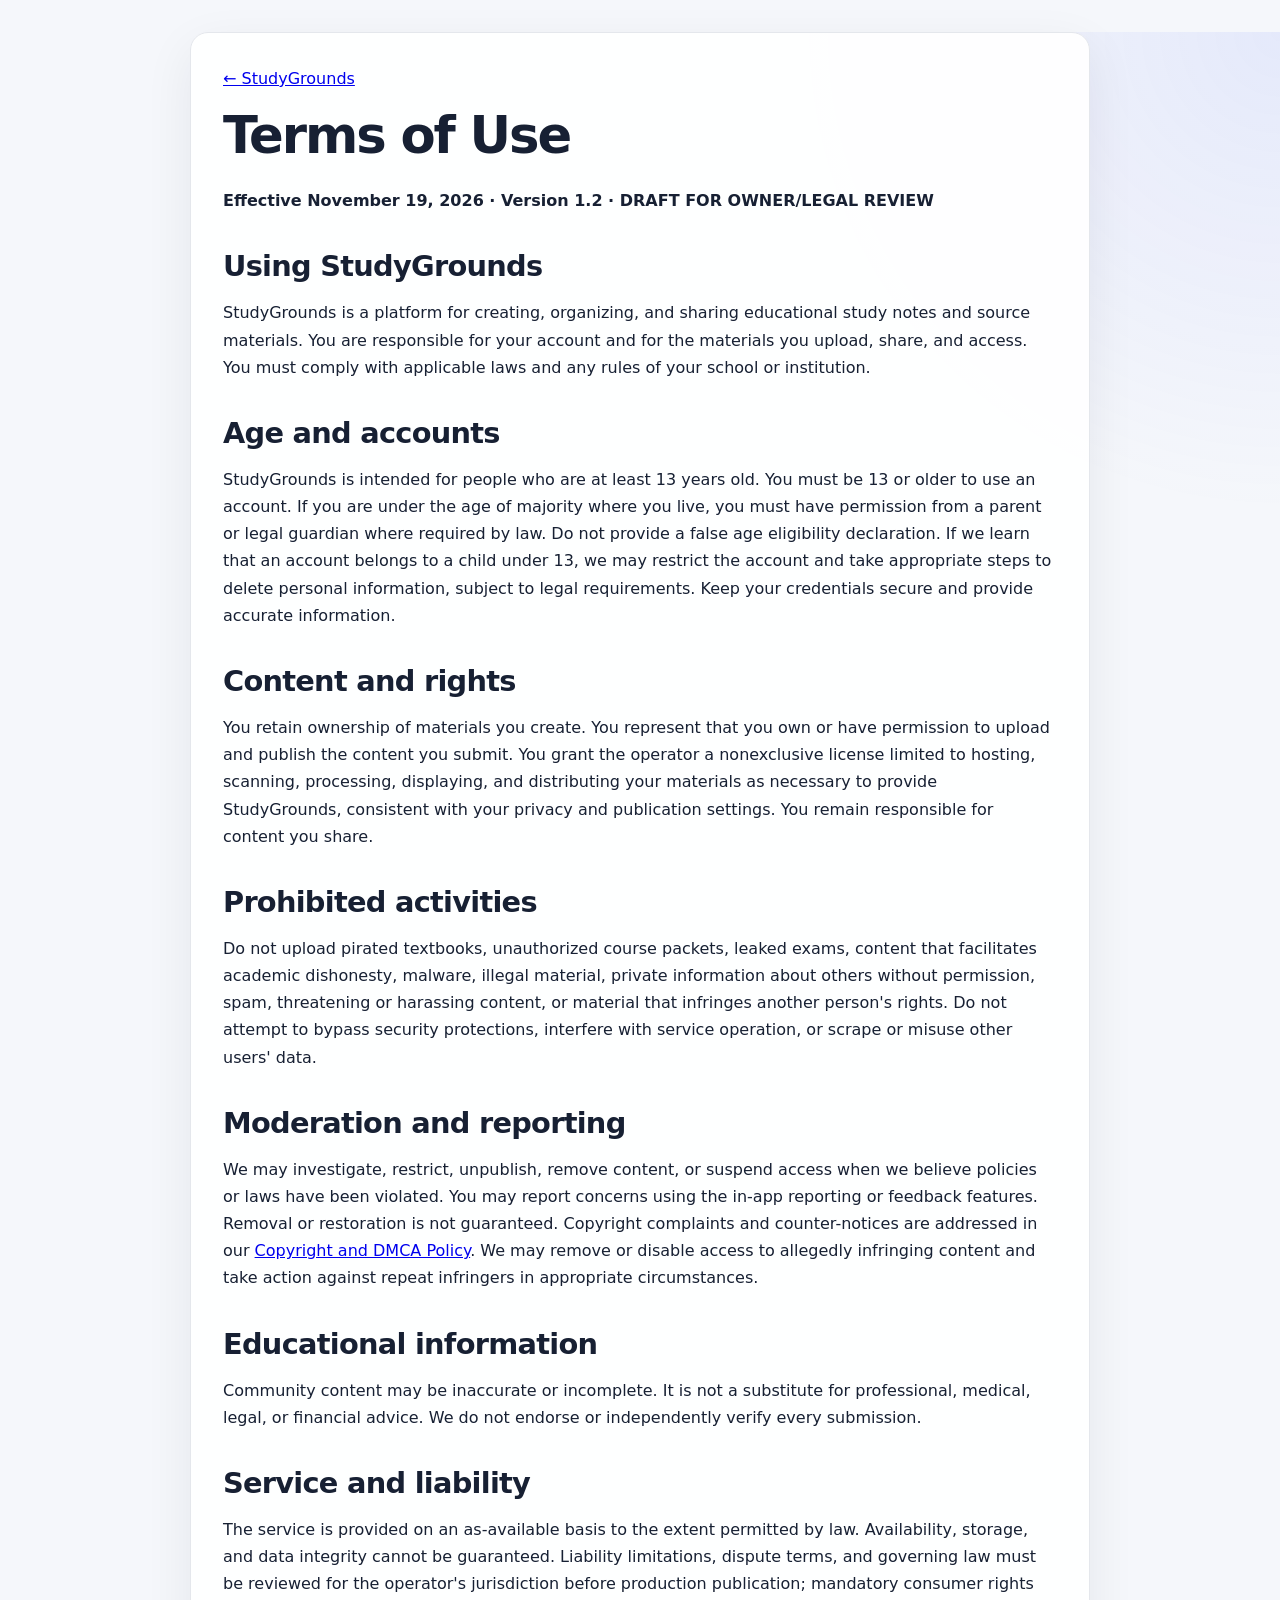
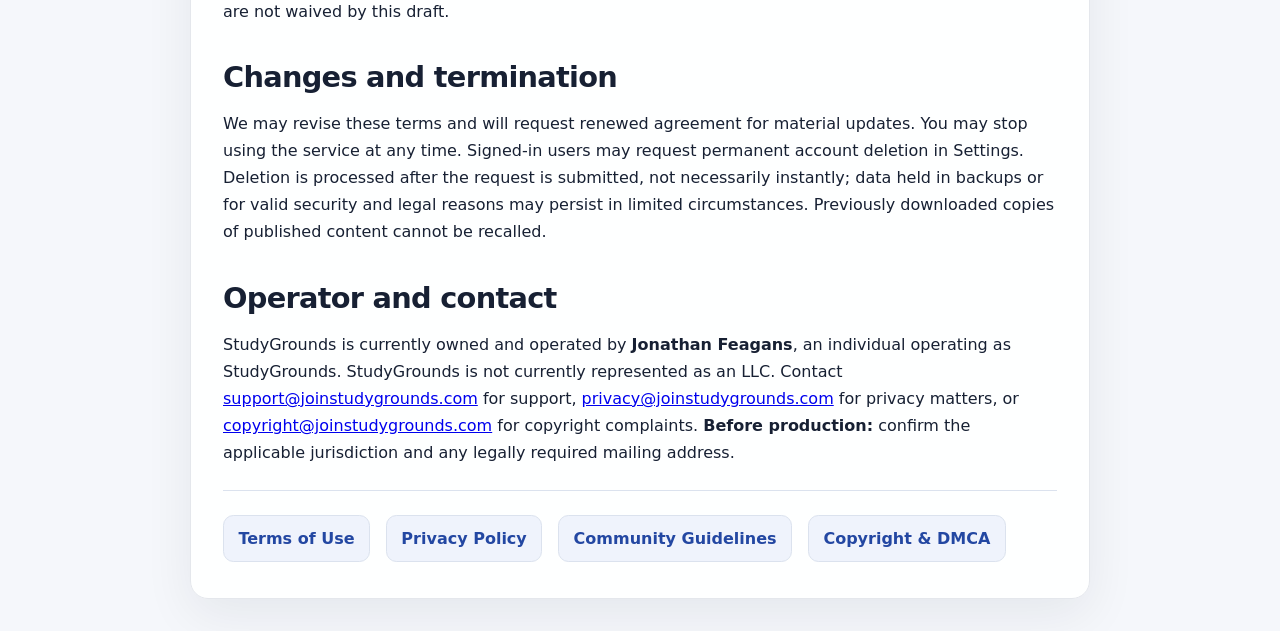
<file: terms.html>
<!DOCTYPE html><html lang="en"><head><meta charset="UTF-8"><meta name="viewport" content="width=device-width,initial-scale=1"><meta name="robots" content="index,follow"><title>Terms of Use | StudyGrounds</title><link rel="stylesheet" href="/styles.css"></head><body><main class="legal-document card"><a href="/">← StudyGrounds</a><h1>Terms of Use</h1><p><strong>Effective November 19, 2026 · Version 1.2 · DRAFT FOR OWNER/LEGAL REVIEW</strong></p>
<h2>Using StudyGrounds</h2><p>StudyGrounds is a platform for creating, organizing, and sharing educational study notes and source materials. You are responsible for your account and for the materials you upload, share, and access. You must comply with applicable laws and any rules of your school or institution.</p>
<h2>Age and accounts</h2><p>StudyGrounds is intended for people who are at least 13 years old. You must be 13 or older to use an account. If you are under the age of majority where you live, you must have permission from a parent or legal guardian where required by law. Do not provide a false age eligibility declaration. If we learn that an account belongs to a child under 13, we may restrict the account and take appropriate steps to delete personal information, subject to legal requirements. Keep your credentials secure and provide accurate information.</p>
<h2>Content and rights</h2><p>You retain ownership of materials you create. You represent that you own or have permission to upload and publish the content you submit. You grant the operator a nonexclusive license limited to hosting, scanning, processing, displaying, and distributing your materials as necessary to provide StudyGrounds, consistent with your privacy and publication settings. You remain responsible for content you share.</p>
<h2>Prohibited activities</h2><p>Do not upload pirated textbooks, unauthorized course packets, leaked exams, content that facilitates academic dishonesty, malware, illegal material, private information about others without permission, spam, threatening or harassing content, or material that infringes another person's rights. Do not attempt to bypass security protections, interfere with service operation, or scrape or misuse other users' data.</p>
<h2>Moderation and reporting</h2><p>We may investigate, restrict, unpublish, remove content, or suspend access when we believe policies or laws have been violated. You may report concerns using the in-app reporting or feedback features. Removal or restoration is not guaranteed. Copyright complaints and counter-notices are addressed in our <a href="/copyright.html">Copyright and DMCA Policy</a>. We may remove or disable access to allegedly infringing content and take action against repeat infringers in appropriate circumstances.</p>
<h2>Educational information</h2><p>Community content may be inaccurate or incomplete. It is not a substitute for professional, medical, legal, or financial advice. We do not endorse or independently verify every submission.</p>
<h2>Service and liability</h2><p>The service is provided on an as-available basis to the extent permitted by law. Availability, storage, and data integrity cannot be guaranteed. Liability limitations, dispute terms, and governing law must be reviewed for the operator's jurisdiction before production publication; mandatory consumer rights are not waived by this draft.</p>
<h2>Changes and termination</h2><p>We may revise these terms and will request renewed agreement for material updates. You may stop using the service at any time. Signed-in users may request permanent account deletion in Settings. Deletion is processed after the request is submitted, not necessarily instantly; data held in backups or for valid security and legal reasons may persist in limited circumstances. Previously downloaded copies of published content cannot be recalled.</p>
<h2>Operator and contact</h2><p>StudyGrounds is currently owned and operated by <strong>Jonathan Feagans</strong>, an individual operating as StudyGrounds. StudyGrounds is not currently represented as an LLC. Contact <a href="mailto:support@joinstudygrounds.com">support@joinstudygrounds.com</a> for support, <a href="mailto:privacy@joinstudygrounds.com">privacy@joinstudygrounds.com</a> for privacy matters, or <a href="mailto:copyright@joinstudygrounds.com">copyright@joinstudygrounds.com</a> for copyright complaints. <strong>Before production:</strong> confirm the applicable jurisdiction and any legally required mailing address.</p><hr><nav class="legal-links" aria-label="Legal documents"><a href="/terms.html">Terms of Use</a><a href="/privacy.html">Privacy Policy</a><a href="/community-guidelines.html">Community Guidelines</a><a href="/copyright.html">Copyright &amp; DMCA</a></nav></main></body></html>
</file>
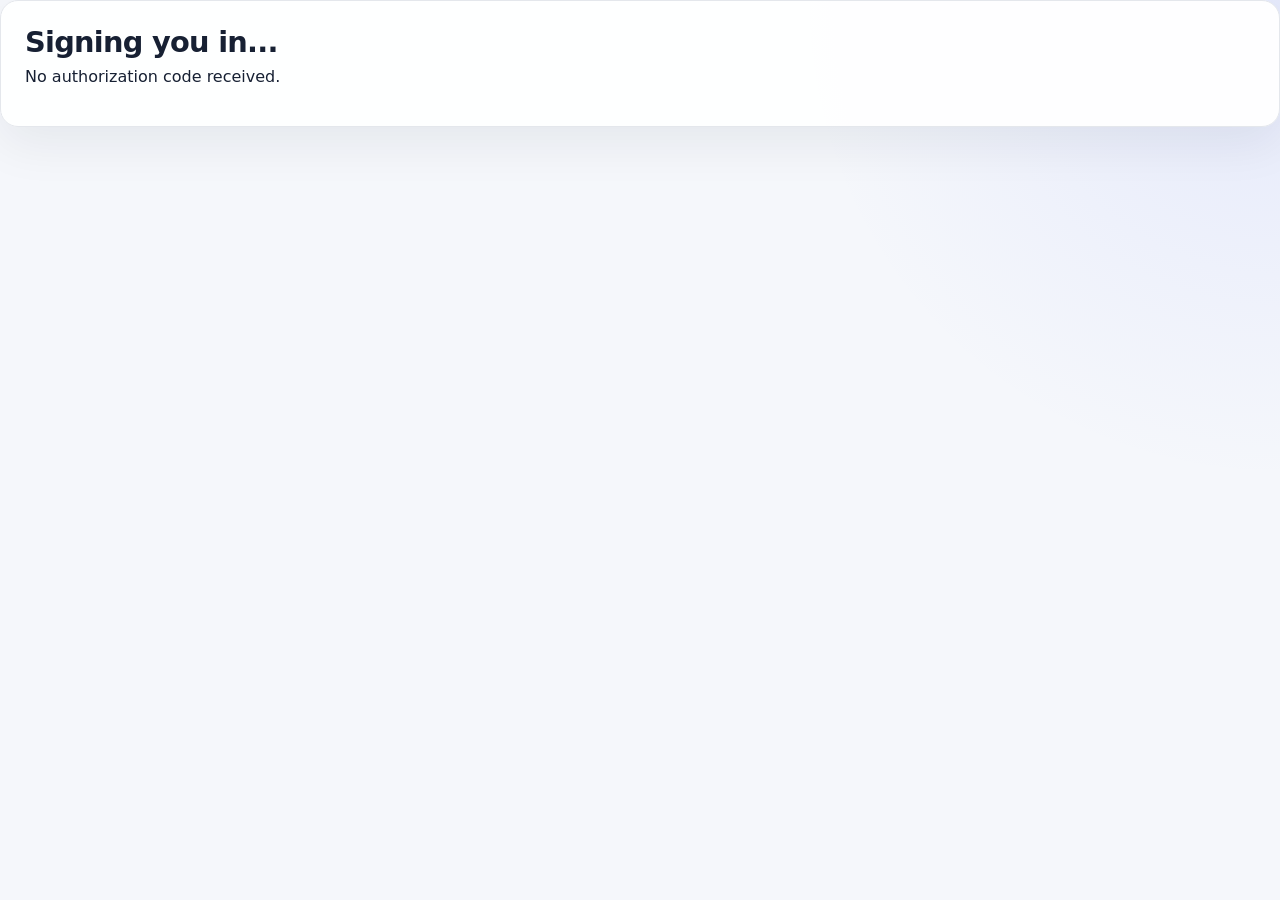
<file: auth/callback.html>
<!DOCTYPE html>
<html lang="en">
<head>
    <meta charset="UTF-8">
    <meta name="viewport" content="width=device-width, initial-scale=1.0">
    <title>Signing In...</title>
    <link rel="stylesheet" href="../styles.css">
</head>
<body>
    <div class="card auth-callback-card">
        <h2>Signing you in...</h2>
        <p id="status">Finishing authentication.</p>
    </div>

    <script src="../config.js"></script>
    <script src="../auth.js"></script>
    <script src="callback.js"></script>
</body>
</html>
</file>
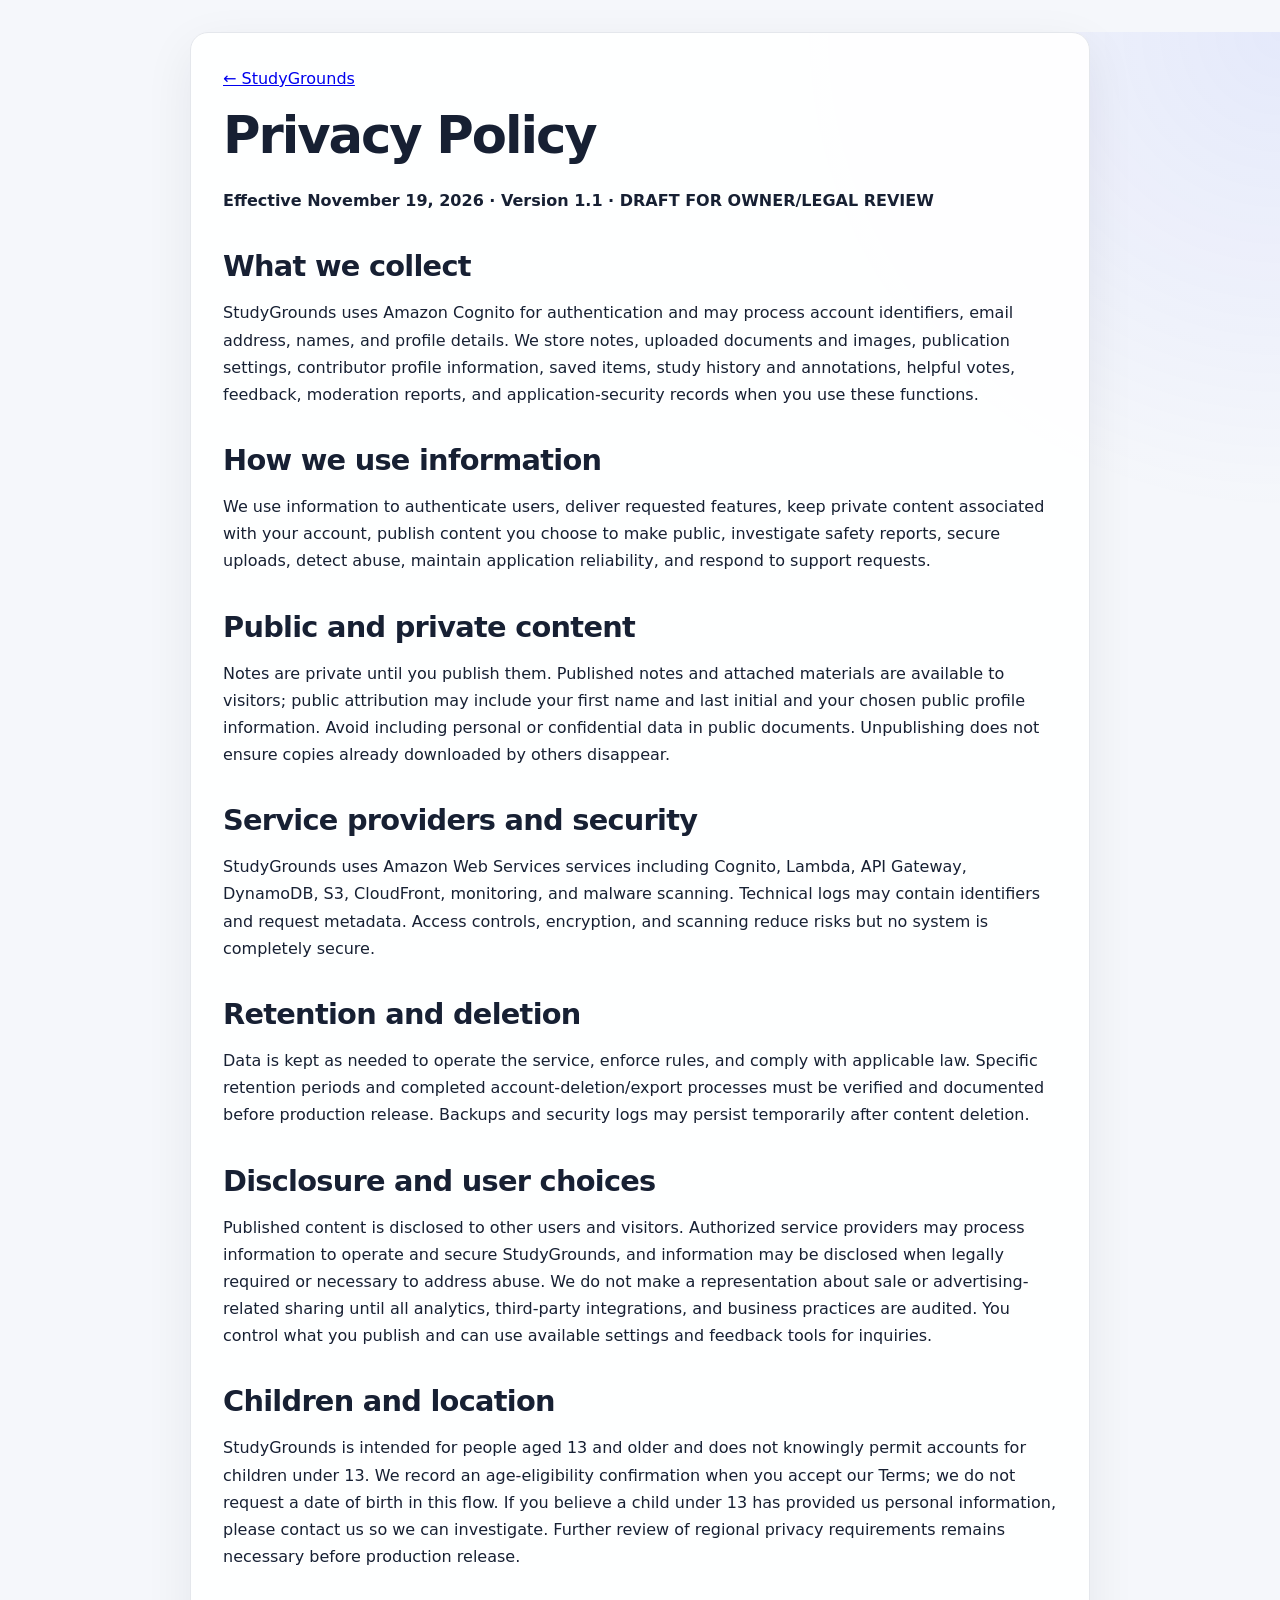
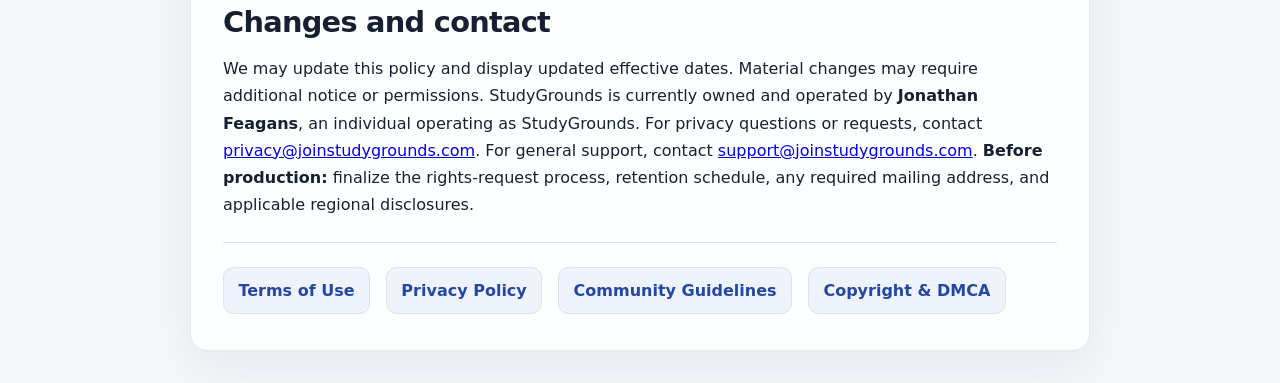
<file: docs/legal-history/privacy-v1.1.html>
<!DOCTYPE html><html lang="en"><head><meta charset="UTF-8"><meta name="viewport" content="width=device-width,initial-scale=1"><meta name="robots" content="index,follow"><title>Privacy Policy | StudyGrounds</title><link rel="stylesheet" href="/styles.css"></head><body><main class="legal-document card"><a href="/">← StudyGrounds</a><h1>Privacy Policy</h1><p><strong>Effective November 19, 2026 · Version 1.1 · DRAFT FOR OWNER/LEGAL REVIEW</strong></p>
<h2>What we collect</h2><p>StudyGrounds uses Amazon Cognito for authentication and may process account identifiers, email address, names, and profile details. We store notes, uploaded documents and images, publication settings, contributor profile information, saved items, study history and annotations, helpful votes, feedback, moderation reports, and application-security records when you use these functions.</p>
<h2>How we use information</h2><p>We use information to authenticate users, deliver requested features, keep private content associated with your account, publish content you choose to make public, investigate safety reports, secure uploads, detect abuse, maintain application reliability, and respond to support requests.</p>
<h2>Public and private content</h2><p>Notes are private until you publish them. Published notes and attached materials are available to visitors; public attribution may include your first name and last initial and your chosen public profile information. Avoid including personal or confidential data in public documents. Unpublishing does not ensure copies already downloaded by others disappear.</p>
<h2>Service providers and security</h2><p>StudyGrounds uses Amazon Web Services services including Cognito, Lambda, API Gateway, DynamoDB, S3, CloudFront, monitoring, and malware scanning. Technical logs may contain identifiers and request metadata. Access controls, encryption, and scanning reduce risks but no system is completely secure.</p>
<h2>Retention and deletion</h2><p>Data is kept as needed to operate the service, enforce rules, and comply with applicable law. Specific retention periods and completed account-deletion/export processes must be verified and documented before production release. Backups and security logs may persist temporarily after content deletion.</p>
<h2>Disclosure and user choices</h2><p>Published content is disclosed to other users and visitors. Authorized service providers may process information to operate and secure StudyGrounds, and information may be disclosed when legally required or necessary to address abuse. We do not make a representation about sale or advertising-related sharing until all analytics, third-party integrations, and business practices are audited. You control what you publish and can use available settings and feedback tools for inquiries.</p>
<h2>Children and location</h2><p>StudyGrounds is intended for people aged 13 and older and does not knowingly permit accounts for children under 13. We record an age-eligibility confirmation when you accept our Terms; we do not request a date of birth in this flow. If you believe a child under 13 has provided us personal information, please contact us so we can investigate. Further review of regional privacy requirements remains necessary before production release.</p>
<h2>Changes and contact</h2><p>We may update this policy and display updated effective dates. Material changes may require additional notice or permissions. StudyGrounds is currently owned and operated by <strong>Jonathan Feagans</strong>, an individual operating as StudyGrounds. For privacy questions or requests, contact <a href="mailto:privacy@joinstudygrounds.com">privacy@joinstudygrounds.com</a>. For general support, contact <a href="mailto:support@joinstudygrounds.com">support@joinstudygrounds.com</a>. <strong>Before production:</strong> finalize the rights-request process, retention schedule, any required mailing address, and applicable regional disclosures.</p><hr><nav class="legal-links" aria-label="Legal documents"><a href="/terms.html">Terms of Use</a><a href="/privacy.html">Privacy Policy</a><a href="/community-guidelines.html">Community Guidelines</a><a href="/copyright.html">Copyright &amp; DMCA</a></nav></main></body></html>
</file>
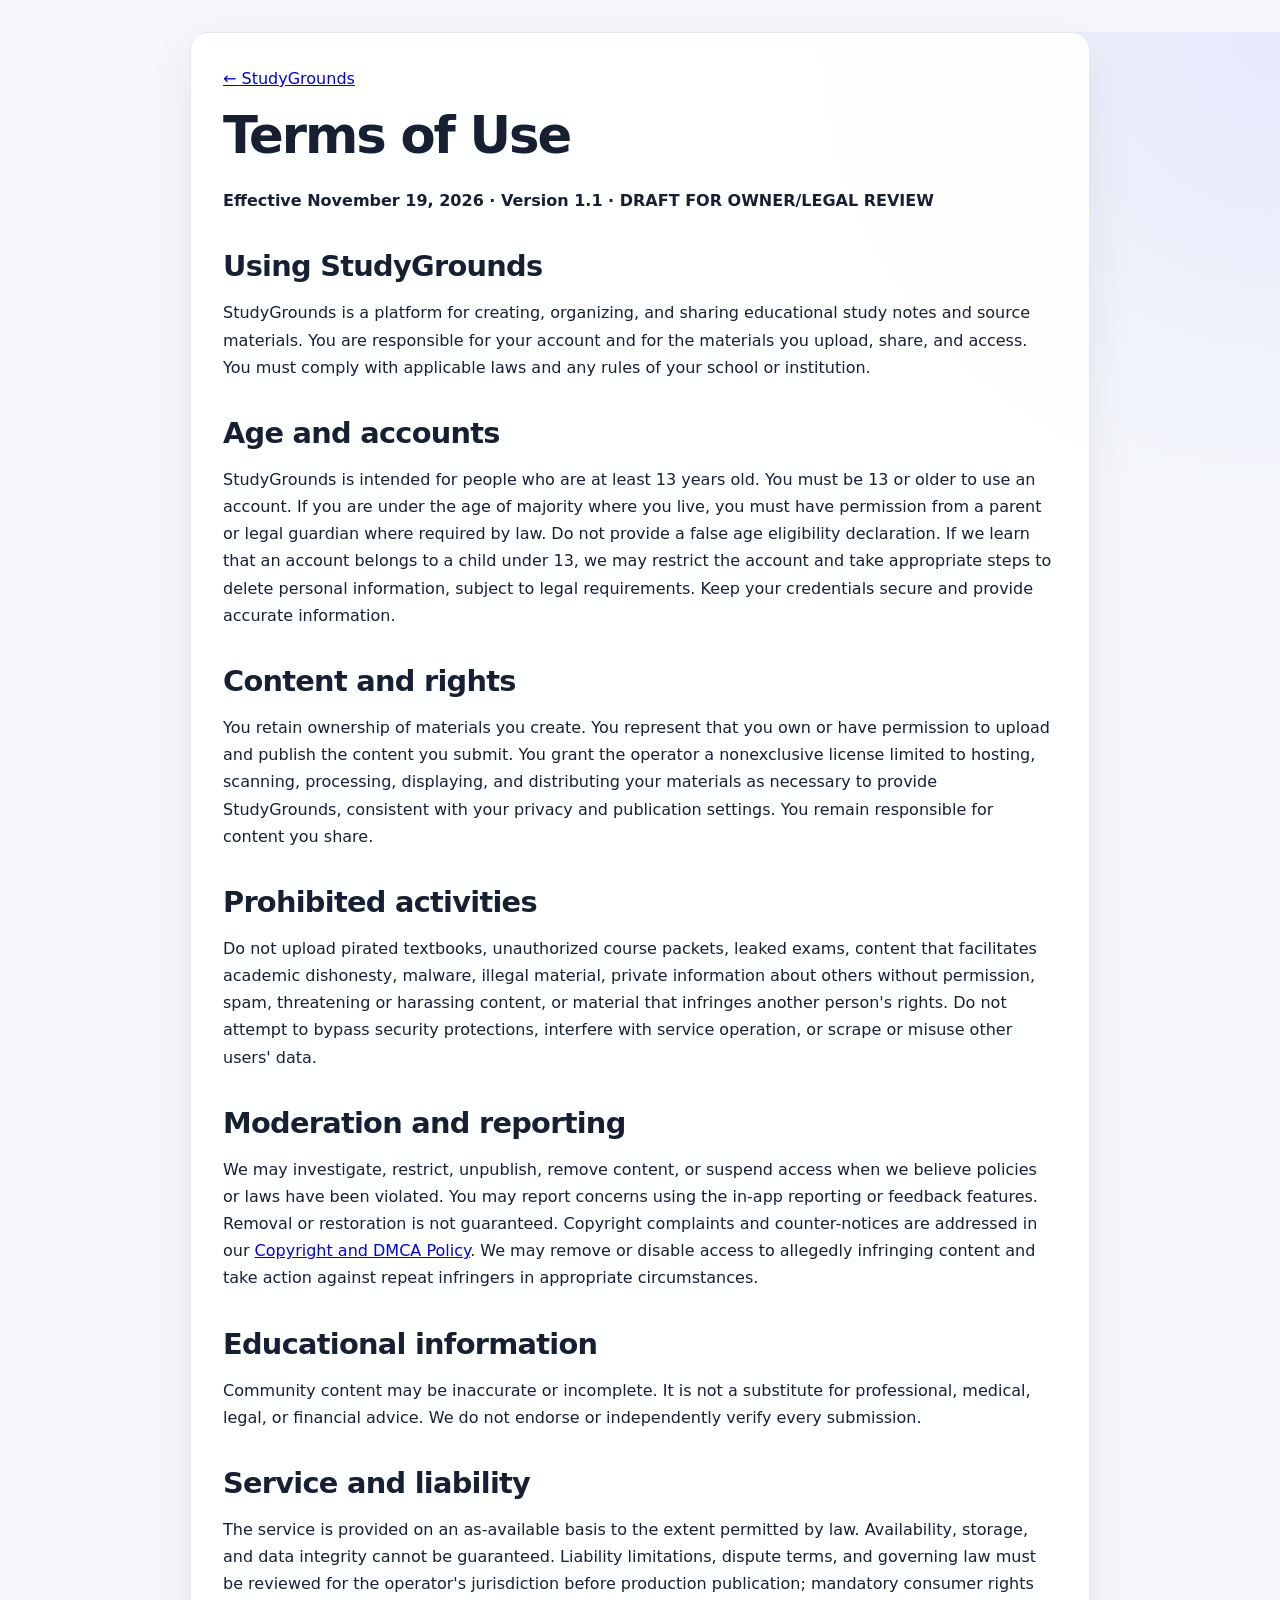
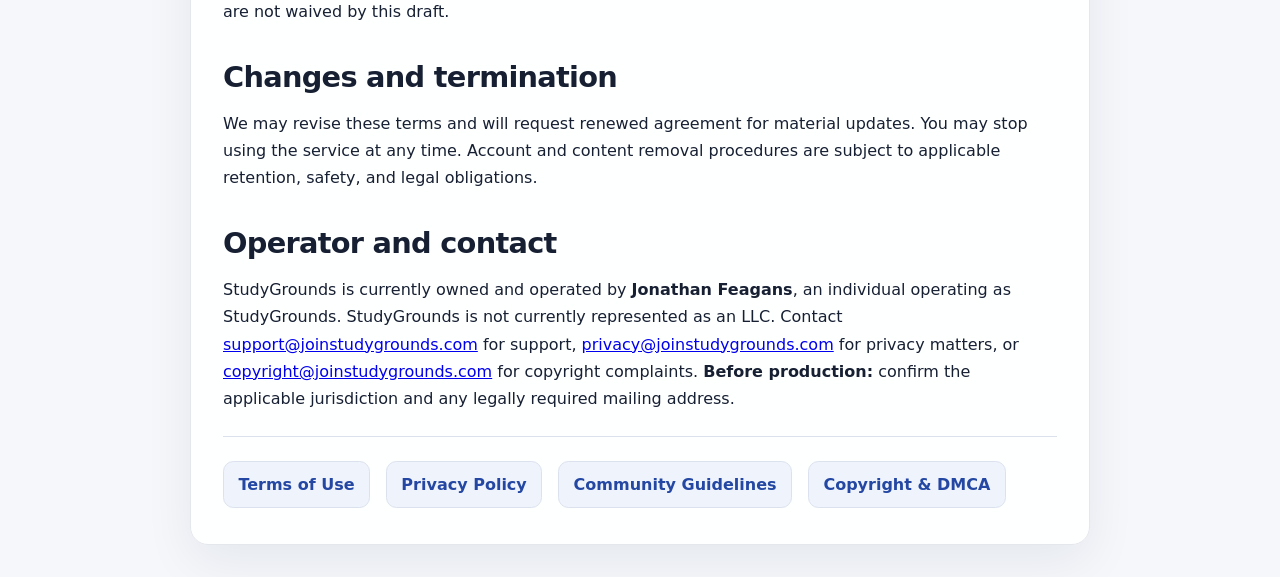
<file: docs/legal-history/terms-v1.1.html>
<!DOCTYPE html><html lang="en"><head><meta charset="UTF-8"><meta name="viewport" content="width=device-width,initial-scale=1"><meta name="robots" content="index,follow"><title>Terms of Use | StudyGrounds</title><link rel="stylesheet" href="/styles.css"></head><body><main class="legal-document card"><a href="/">← StudyGrounds</a><h1>Terms of Use</h1><p><strong>Effective November 19, 2026 · Version 1.1 · DRAFT FOR OWNER/LEGAL REVIEW</strong></p>
<h2>Using StudyGrounds</h2><p>StudyGrounds is a platform for creating, organizing, and sharing educational study notes and source materials. You are responsible for your account and for the materials you upload, share, and access. You must comply with applicable laws and any rules of your school or institution.</p>
<h2>Age and accounts</h2><p>StudyGrounds is intended for people who are at least 13 years old. You must be 13 or older to use an account. If you are under the age of majority where you live, you must have permission from a parent or legal guardian where required by law. Do not provide a false age eligibility declaration. If we learn that an account belongs to a child under 13, we may restrict the account and take appropriate steps to delete personal information, subject to legal requirements. Keep your credentials secure and provide accurate information.</p>
<h2>Content and rights</h2><p>You retain ownership of materials you create. You represent that you own or have permission to upload and publish the content you submit. You grant the operator a nonexclusive license limited to hosting, scanning, processing, displaying, and distributing your materials as necessary to provide StudyGrounds, consistent with your privacy and publication settings. You remain responsible for content you share.</p>
<h2>Prohibited activities</h2><p>Do not upload pirated textbooks, unauthorized course packets, leaked exams, content that facilitates academic dishonesty, malware, illegal material, private information about others without permission, spam, threatening or harassing content, or material that infringes another person's rights. Do not attempt to bypass security protections, interfere with service operation, or scrape or misuse other users' data.</p>
<h2>Moderation and reporting</h2><p>We may investigate, restrict, unpublish, remove content, or suspend access when we believe policies or laws have been violated. You may report concerns using the in-app reporting or feedback features. Removal or restoration is not guaranteed. Copyright complaints and counter-notices are addressed in our <a href="/copyright.html">Copyright and DMCA Policy</a>. We may remove or disable access to allegedly infringing content and take action against repeat infringers in appropriate circumstances.</p>
<h2>Educational information</h2><p>Community content may be inaccurate or incomplete. It is not a substitute for professional, medical, legal, or financial advice. We do not endorse or independently verify every submission.</p>
<h2>Service and liability</h2><p>The service is provided on an as-available basis to the extent permitted by law. Availability, storage, and data integrity cannot be guaranteed. Liability limitations, dispute terms, and governing law must be reviewed for the operator's jurisdiction before production publication; mandatory consumer rights are not waived by this draft.</p>
<h2>Changes and termination</h2><p>We may revise these terms and will request renewed agreement for material updates. You may stop using the service at any time. Account and content removal procedures are subject to applicable retention, safety, and legal obligations.</p>
<h2>Operator and contact</h2><p>StudyGrounds is currently owned and operated by <strong>Jonathan Feagans</strong>, an individual operating as StudyGrounds. StudyGrounds is not currently represented as an LLC. Contact <a href="mailto:support@joinstudygrounds.com">support@joinstudygrounds.com</a> for support, <a href="mailto:privacy@joinstudygrounds.com">privacy@joinstudygrounds.com</a> for privacy matters, or <a href="mailto:copyright@joinstudygrounds.com">copyright@joinstudygrounds.com</a> for copyright complaints. <strong>Before production:</strong> confirm the applicable jurisdiction and any legally required mailing address.</p><hr><nav class="legal-links" aria-label="Legal documents"><a href="/terms.html">Terms of Use</a><a href="/privacy.html">Privacy Policy</a><a href="/community-guidelines.html">Community Guidelines</a><a href="/copyright.html">Copyright &amp; DMCA</a></nav></main></body></html>
</file>
<file: styles.css>
[hidden] {
    display: none !important;
}

:root {
    font-family: Inter, ui-sans-serif, system-ui, -apple-system, BlinkMacSystemFont, "Segoe UI", sans-serif;
    color: #172033;
    background: #f5f7fb;
    font-synthesis: none;
}

* {
    box-sizing: border-box;
}

body {
    margin: 0;
    min-height: 100vh;
    background:
        radial-gradient(circle at top right, rgba(83, 109, 254, 0.10), transparent 30rem),
        #f5f7fb;
}

button,
input {
    font: inherit;
}

button {
    cursor: pointer;
}

.site-header,
.app-shell {
    width: min(1120px, calc(100% - 32px));
    margin: 0 auto;
}

.site-header {
    display: flex;
    justify-content: space-between;
    gap: 32px;
    align-items: flex-start;
    padding: 48px 0 28px;
}

h1,
h2,
h3,
p {
    margin-top: 0;
}

h1 {
    margin-bottom: 8px;
    font-size: clamp(2rem, 4vw, 3.3rem);
    letter-spacing: -0.04em;
}

h2 {
    margin-bottom: 8px;
    font-size: 1.8rem;
    letter-spacing: -0.025em;
}

h3 {
    margin-bottom: 6px;
    font-size: 1.15rem;
}

.subtitle,
.card-heading p,
.hero-card p,
.note-meta,
.empty-state p {
    color: #667085;
}

.eyebrow {
    margin-bottom: 8px;
    color: #4655d6;
    font-size: 0.78rem;
    font-weight: 800;
    letter-spacing: 0.12em;
    text-transform: uppercase;
}

.auth-bar {
    display: flex;
    flex-wrap: wrap;
    gap: 10px;
    align-items: center;
    justify-content: flex-end;
    padding-top: 6px;
}

#auth-status {
    color: #475467;
    font-size: 0.9rem;
}

.app-shell {
    padding-bottom: 64px;
}

.hero-card,
.card,
.status-card,
.note-card {
    border: 1px solid #e4e7ec;
    background: rgba(255, 255, 255, 0.95);
    box-shadow: 0 16px 50px rgba(16, 24, 40, 0.07);
}

.hero-card {
    display: flex;
    align-items: center;
    justify-content: space-between;
    gap: 32px;
    padding: 40px;
    border-radius: 24px;
}

.hero-card > div {
    max-width: 680px;
}

.button {
    border: 0;
    border-radius: 10px;
    padding: 10px 16px;
    font-weight: 700;
    transition: transform 120ms ease, opacity 120ms ease, background 120ms ease;
}

.button:hover {
    transform: translateY(-1px);
}

.button:disabled {
    cursor: not-allowed;
    opacity: 0.6;
    transform: none;
}

.button-primary {
    background: #4655d6;
    color: #fff;
}

.button-primary:hover {
    background: #3947bc;
}

.button-secondary {
    background: #eef0ff;
    color: #3440a5;
}

.button-text {
    padding: 8px 10px;
    background: transparent;
    color: #667085;
}

.dashboard-toolbar,
.card-heading,
.form-actions,
.note-card-footer {
    display: flex;
    align-items: center;
    justify-content: space-between;
    gap: 16px;
}

.dashboard-toolbar {
    margin: 10px 0 24px;
}

.card {
    margin-bottom: 24px;
    padding: 24px;
    border-radius: 18px;
}

.note-form {
    margin-top: 20px;
}

.note-form label {
    display: grid;
    gap: 7px;
    color: #344054;
    font-size: 0.88rem;
    font-weight: 700;
}

.note-form input {
    width: 100%;
    border: 1px solid #d0d5dd;
    border-radius: 10px;
    padding: 11px 12px;
    outline: none;
    background: #fff;
}

.note-form input:focus {
    border-color: #4655d6;
    box-shadow: 0 0 0 3px rgba(70, 85, 214, 0.12);
}

.form-grid {
    display: grid;
    grid-template-columns: repeat(2, minmax(0, 1fr));
    gap: 16px;
    margin-top: 16px;
}

.form-actions {
    margin-top: 20px;
}

.status-text {
    color: #667085;
    font-size: 0.9rem;
}

.status-text.error {
    color: #b42318;
}

.status-text.success {
    color: #027a48;
}

.status-card {
    padding: 18px 20px;
    border-radius: 14px;
    color: #667085;
}

.notes-grid {
    display: grid;
    grid-template-columns: repeat(auto-fill, minmax(280px, 1fr));
    gap: 18px;
    margin-top: 18px;
}

.note-card {
    display: flex;
    min-height: 230px;
    flex-direction: column;
    padding: 22px;
    border-radius: 18px;
}

.note-card h3 {
    margin-bottom: 8px;
}

.note-meta {
    display: flex;
    flex-wrap: wrap;
    gap: 8px;
    margin-bottom: 18px;
    font-size: 0.86rem;
}

.badge {
    display: inline-flex;
    align-items: center;
    width: fit-content;
    margin-bottom: 14px;
    border-radius: 999px;
    padding: 5px 9px;
    background: #f2f4f7;
    color: #475467;
    font-size: 0.76rem;
    font-weight: 800;
    text-transform: capitalize;
}

.note-card-footer {
    margin-top: auto;
    align-items: flex-end;
}

.note-date {
    color: #98a2b3;
    font-size: 0.78rem;
}

.upload-block {
    display: grid;
    gap: 7px;
    justify-items: end;
}

.upload-status {
    max-width: 170px;
    color: #667085;
    font-size: 0.76rem;
    text-align: right;
}

.upload-status.error {
    color: #b42318;
}

.upload-status.success {
    color: #027a48;
}

.empty-state {
    grid-column: 1 / -1;
    padding: 48px 24px;
    border: 1px dashed #cfd4dc;
    border-radius: 18px;
    background: rgba(255, 255, 255, 0.6);
    text-align: center;
}

@media (max-width: 720px) {
    .site-header,
    .hero-card,
    .dashboard-toolbar,
    .card-heading,
    .form-actions {
        align-items: stretch;
        flex-direction: column;
    }

    .auth-bar {
        justify-content: flex-start;
    }

    .hero-card {
        padding: 28px;
    }

    .form-grid {
        grid-template-columns: 1fr;
    }
}


.app-nav {
    display: flex;
    gap: 10px;
    margin: 0 0 26px;
}

.nav-button {
    border: 1px solid #d0d5dd;
    border-radius: 10px;
    padding: 10px 16px;
    background: #fff;
    color: #475467;
    font-weight: 800;
}

.nav-button.active {
    border-color: #4655d6;
    background: #eef0ff;
    color: #3440a5;
}

.note-form textarea,
.search-row input,
.search-row select {
    width: 100%;
    border: 1px solid #d0d5dd;
    border-radius: 10px;
    padding: 11px 12px;
    outline: none;
    background: #fff;
    font: inherit;
}

.note-form textarea:focus,
.search-row input:focus,
.search-row select:focus {
    border-color: #4655d6;
    box-shadow: 0 0 0 3px rgba(70, 85, 214, 0.12);
}

.description-field {
    margin-top: 16px;
}

.note-description {
    margin: 4px 0 20px;
    color: #475467;
    line-height: 1.55;
}

.note-actions {
    display: flex;
    gap: 8px;
    flex-wrap: wrap;
    justify-content: flex-end;
}

.search-row {
    display: grid;
    grid-template-columns: minmax(230px, 1fr) minmax(135px, auto) minmax(145px, auto) minmax(135px, auto) auto auto;
    gap: 10px;
    margin-bottom: 18px;
}

.public-file-list {
    display: grid;
    gap: 10px;
    margin-top: 20px;
}

.public-file-link {
    display: flex;
    justify-content: space-between;
    gap: 16px;
    align-items: center;
    padding: 14px 16px;
    border: 1px solid #e4e7ec;
    border-radius: 12px;
    color: #3440a5;
    background: #fafaff;
    text-decoration: none;
    font-weight: 700;
}

@media (max-width: 720px) {
    .search-row {
        grid-template-columns: 1fr;
    }
}


.source-viewer-list {
    display: grid;
    gap: 22px;
    margin-top: 18px;
}

.source-viewer-card {
    overflow: hidden;
    border: 1px solid #e4e7ec;
    border-radius: 16px;
    background: #fff;
}

.source-viewer-header {
    display: flex;
    align-items: center;
    justify-content: space-between;
    gap: 16px;
    padding: 16px 18px;
    border-bottom: 1px solid #eef1f5;
    background: #fafbff;
}

.source-viewer-header h3 {
    margin-bottom: 4px;
}

.source-viewer-header p {
    margin: 0;
    color: #667085;
    font-size: 0.84rem;
}

.source-pdf-frame {
    display: block;
    width: 100%;
    height: min(78vh, 920px);
    min-height: 620px;
    border: 0;
    background: #f2f4f7;
}

.source-image-wrap {
    display: flex;
    justify-content: center;
    padding: 18px;
    background: #f8f9fc;
}

.source-image {
    display: block;
    max-width: 100%;
    max-height: 85vh;
    object-fit: contain;
    border-radius: 10px;
    box-shadow: 0 8px 30px rgba(16, 24, 40, 0.10);
}

@media (max-width: 720px) {
    .source-viewer-header {
        align-items: stretch;
        flex-direction: column;
    }

    .source-pdf-frame {
        min-height: 520px;
        height: 72vh;
    }
}


.owner-source-list {
    display: grid;
    gap: 8px;
    margin: -4px 0 18px;
}

.owner-source-row {
    display: flex;
    align-items: center;
    justify-content: space-between;
    gap: 10px;
    padding: 9px 10px;
    border: 1px solid #e4e7ec;
    border-radius: 10px;
    background: #fafbff;
    color: #475467;
    font-size: 0.82rem;
}

.owner-source-row > span {
    min-width: 0;
    overflow: hidden;
    text-overflow: ellipsis;
    white-space: nowrap;
}

.button-danger {
    background: #fff1f0;
    color: #b42318;
}

.button-danger:hover {
    background: #fee4e2;
}

.button-danger-text {
    flex: 0 0 auto;
    padding: 5px 8px;
    background: transparent;
    color: #b42318;
    font-size: 0.78rem;
}


.owner-source-list {
    width: 100%;
    min-width: 0;
}

.owner-source-row {
    width: 100%;
    max-width: 100%;
    min-width: 0;
    overflow: hidden;
}

.owner-source-row > span {
    flex: 1 1 auto;
    width: 0;
}

.note-card {
    min-width: 0;
}


.owner-source-info {
    display: grid;
    min-width: 0;
    flex: 1 1 auto;
    gap: 2px;
}

.owner-source-info > span {
    overflow: hidden;
    text-overflow: ellipsis;
    white-space: nowrap;
}

.owner-source-info small {
    color: #98a2b3;
}

.source-actions {
    display: flex;
    flex: 0 0 auto;
    flex-wrap: wrap;
    gap: 4px;
    justify-content: flex-end;
}

.button-mini {
    padding: 5px 7px;
    background: #f2f4f7;
    color: #475467;
    font-size: 0.74rem;
}

.button-mini:hover {
    background: #e4e7ec;
}

.pagination-row {
    display: flex;
    align-items: center;
    justify-content: center;
    gap: 14px;
    margin: 24px 0;
}

.profile-preview {
    margin: 16px 0 0;
    color: #475467;
    font-size: 0.9rem;
}

.public-detail-actions {
    display: flex;
    justify-content: flex-end;
    margin: -4px 0 20px;
}

@media (max-width: 720px) {
    .owner-source-row {
        align-items: stretch;
        flex-direction: column;
    }

    .source-actions {
        justify-content: flex-start;
    }

    .pagination-row {
        flex-wrap: wrap;
    }
}


.field-hint {
    color: #98a2b3;
    font-size: 0.78rem;
    font-weight: 500;
}

.copy-toast {
    position: fixed;
    z-index: 9999;
    pointer-events: none;
    border-radius: 8px;
    padding: 7px 10px;
    background: #172033;
    color: #fff;
    box-shadow: 0 8px 24px rgba(16, 24, 40, 0.18);
    font-size: 0.78rem;
    font-weight: 800;
    animation: copy-toast-fade 1.1s ease forwards;
}

@keyframes copy-toast-fade {
    0% { opacity: 0; transform: translateY(3px); }
    12%, 72% { opacity: 1; transform: translateY(0); }
    100% { opacity: 0; transform: translateY(-3px); }
}

.analytics-grid {
    display: grid;
    grid-template-columns: repeat(4, minmax(0, 1fr));
    gap: 14px;
    margin: 18px 0 24px;
}

.metric-card {
    display: grid;
    gap: 8px;
    padding: 20px;
    border: 1px solid #e4e7ec;
    border-radius: 16px;
    background: #fff;
    box-shadow: 0 10px 32px rgba(16, 24, 40, 0.05);
}

.metric-card span {
    color: #667085;
    font-size: 0.82rem;
    font-weight: 700;
}

.metric-card strong {
    color: #172033;
    font-size: 1.75rem;
    letter-spacing: -0.03em;
}

.analytics-detail-grid {
    display: grid;
    grid-template-columns: repeat(2, minmax(0, 1fr));
    gap: 18px;
}

.analytics-list {
    display: grid;
    gap: 8px;
    margin-top: 16px;
}

.analytics-list-row,
.analytics-recent-row {
    display: flex;
    align-items: center;
    justify-content: space-between;
    gap: 16px;
    padding: 10px 0;
    border-bottom: 1px solid #eef1f5;
}

.analytics-list-row:last-child,
.analytics-recent-row:last-child {
    border-bottom: 0;
}

.analytics-recent-row > div:first-child {
    display: grid;
    gap: 4px;
    min-width: 0;
}

.analytics-recent-row > div:first-child span {
    color: #667085;
    font-size: 0.82rem;
}

.analytics-recent-meta {
    display: flex;
    flex-wrap: wrap;
    gap: 10px;
    justify-content: flex-end;
    color: #667085;
    font-size: 0.78rem;
}

@media (max-width: 900px) {
    .analytics-grid {
        grid-template-columns: repeat(2, minmax(0, 1fr));
    }
}

@media (max-width: 720px) {
    .analytics-grid,
    .analytics-detail-grid {
        grid-template-columns: 1fr;
    }

    .analytics-recent-row {
        align-items: flex-start;
        flex-direction: column;
    }

    .analytics-recent-meta {
        justify-content: flex-start;
    }
}


.publish-toggle {
    display: inline-flex !important;
    grid-template-columns: auto 1fr !important;
    align-items: center;
    gap: 8px !important;
    margin-top: 16px;
    width: fit-content;
    color: #475467;
}

.publish-toggle input {
    width: auto;
    margin: 0;
}


.explore-controls {
    display: grid;
    gap: 12px;
    margin-bottom: 18px;
    padding: 16px;
    border: 1px solid #e4e7ec;
    border-radius: 16px;
    background: rgba(255, 255, 255, 0.9);
    box-shadow: 0 10px 30px rgba(16, 24, 40, 0.04);
}

.explore-search-line {
    display: grid;
    grid-template-columns: minmax(0, 1fr) auto;
    gap: 10px;
}

.explore-search-line input,
.explore-filter-line select {
    width: 100%;
    border: 1px solid #d0d5dd;
    border-radius: 10px;
    padding: 11px 12px;
    outline: none;
    background: #fff;
    font: inherit;
}

.explore-search-line input:focus,
.explore-filter-line select:focus {
    border-color: #4655d6;
    box-shadow: 0 0 0 3px rgba(70, 85, 214, 0.12);
}

.explore-filter-line,
.explore-results-bar {
    display: flex;
    align-items: center;
    justify-content: space-between;
    gap: 12px;
}

.explore-filter-group {
    display: flex;
    flex: 1 1 auto;
    flex-wrap: wrap;
    gap: 8px;
}

.explore-filter-group select {
    width: auto;
    min-width: 140px;
}

.explore-results-bar {
    padding-top: 4px;
    border-top: 1px solid #eef1f5;
}

.explore-results-bar > div {
    min-width: 0;
}

.active-filter-list {
    display: flex;
    flex-wrap: wrap;
    gap: 6px;
    margin-top: 6px;
}

.active-filter-chip {
    display: inline-flex;
    align-items: center;
    border-radius: 999px;
    padding: 4px 8px;
    background: #eef0ff;
    color: #3440a5;
    font-size: 0.74rem;
    font-weight: 700;
}

.active-filter-empty {
    color: #98a2b3;
    font-size: 0.76rem;
}

.public-notes-grid {
    display: grid;
    grid-template-columns: repeat(auto-fill, minmax(250px, 1fr));
    gap: 14px;
    margin-top: 14px;
}

.public-note-card {
    display: grid;
    min-width: 0;
    min-height: 220px;
    grid-template-rows: auto 1fr auto;
    gap: 14px;
    padding: 18px;
    border: 1px solid #e4e7ec;
    border-radius: 16px;
    background: rgba(255, 255, 255, 0.96);
    box-shadow: 0 8px 26px rgba(16, 24, 40, 0.045);
    cursor: pointer;
    outline: none;
    transition: transform 120ms ease, box-shadow 120ms ease, border-color 120ms ease;
}

.public-note-card:hover,
.public-note-card:focus-visible {
    transform: translateY(-2px);
    border-color: #b8c0ff;
    box-shadow: 0 14px 34px rgba(16, 24, 40, 0.08);
}

.public-note-card-top,
.public-note-card-footer,
.public-note-stats {
    display: flex;
    align-items: center;
    gap: 8px;
}

.public-note-card-top,
.public-note-card-footer {
    justify-content: space-between;
}

.subject-chip {
    display: inline-flex;
    min-width: 0;
    max-width: 70%;
    overflow: hidden;
    align-items: center;
    border-radius: 999px;
    padding: 5px 9px;
    background: #f2f4f7;
    color: #475467;
    font-size: 0.74rem;
    font-weight: 800;
    text-overflow: ellipsis;
    white-space: nowrap;
}

.public-note-card-body {
    min-width: 0;
}

.public-note-card-body h3 {
    display: -webkit-box;
    overflow: hidden;
    margin-bottom: 5px;
    -webkit-box-orient: vertical;
    -webkit-line-clamp: 2;
    line-height: 1.3;
}

.public-note-collection {
    overflow: hidden;
    margin-bottom: 10px;
    color: #667085;
    font-size: 0.8rem;
    font-weight: 700;
    text-overflow: ellipsis;
    white-space: nowrap;
}

.public-note-description {
    display: -webkit-box;
    overflow: hidden;
    margin: 0;
    color: #475467;
    font-size: 0.88rem;
    line-height: 1.45;
    -webkit-box-orient: vertical;
    -webkit-line-clamp: 3;
}

.public-note-card-footer {
    padding-top: 12px;
    border-top: 1px solid #eef1f5;
    color: #667085;
    font-size: 0.76rem;
}

.public-note-card-footer > span:first-child {
    overflow: hidden;
    min-width: 0;
    text-overflow: ellipsis;
    white-space: nowrap;
}

.public-note-stats {
    flex: 0 0 auto;
    color: #98a2b3;
    white-space: nowrap;
}

@media (min-width: 1100px) {
    .public-notes-grid {
        grid-template-columns: repeat(3, minmax(0, 1fr));
    }
}

@media (max-width: 760px) {
    .explore-search-line {
        grid-template-columns: 1fr;
    }

    .explore-filter-line,
    .explore-results-bar {
        align-items: stretch;
        flex-direction: column;
    }

    .explore-filter-group {
        display: grid;
        grid-template-columns: 1fr;
        width: 100%;
    }

    .explore-filter-group select {
        width: 100%;
        min-width: 0;
    }

    .public-notes-grid {
        grid-template-columns: 1fr;
    }

    .public-note-card-footer {
        align-items: flex-start;
        flex-direction: column;
    }
}


.settings-profile-card {
    padding: 20px 24px;
}

.settings-profile-card .card-heading {
    align-items: flex-start;
}

.settings-profile-card .card-heading p {
    margin-bottom: 0;
}

.settings-profile-card .note-form {
    margin-top: 14px;
}

.settings-profile-card .form-grid {
    margin-top: 0;
}

.settings-profile-card .profile-preview {
    margin: 10px 0 0;
}

.settings-profile-card .form-actions {
    margin-top: 12px;
}

@media (min-width: 760px) {
    .settings-profile-card .form-actions {
        justify-content: flex-end;
    }
}


.settings-profile-card {
    width: min(720px, 100%);
    margin-right: auto;
    padding: 16px 18px;
}

.settings-profile-heading {
    display: flex;
    align-items: flex-start;
    justify-content: space-between;
    gap: 16px;
}

.settings-profile-heading h3 {
    margin-bottom: 3px;
}

.settings-profile-heading > div > p {
    margin: 0;
    color: #667085;
    font-size: 0.84rem;
}

.settings-profile-card .profile-preview {
    flex: 0 0 auto;
    margin: 2px 0 0;
    color: #667085;
    font-size: 0.8rem;
    white-space: nowrap;
}

.settings-profile-form {
    display: grid;
    grid-template-columns: minmax(0, 1fr) minmax(0, 1fr) auto;
    gap: 10px;
    align-items: end;
    margin-top: 12px;
}

.settings-profile-form label {
    display: grid;
    gap: 5px;
    color: #344054;
    font-size: 0.8rem;
    font-weight: 700;
}

.settings-profile-form input {
    width: 100%;
    border: 1px solid #d0d5dd;
    border-radius: 9px;
    padding: 9px 10px;
    outline: none;
    background: #fff;
    font: inherit;
}

.settings-profile-form input:focus {
    border-color: #4655d6;
    box-shadow: 0 0 0 3px rgba(70, 85, 214, 0.12);
}

.settings-profile-action {
    display: grid;
    justify-items: end;
    gap: 5px;
}

.settings-profile-action .status-text {
    max-width: 180px;
    font-size: 0.76rem;
    text-align: right;
}

@media (max-width: 760px) {
    .settings-profile-card {
        width: 100%;
    }

    .settings-profile-heading {
        flex-direction: column;
        gap: 6px;
    }

    .settings-profile-card .profile-preview {
        white-space: normal;
    }

    .settings-profile-form {
        grid-template-columns: 1fr;
    }

    .settings-profile-action {
        justify-items: stretch;
    }

    .settings-profile-action .status-text {
        max-width: none;
        text-align: left;
    }
}


.search-select {
    position: relative;
}

.search-select-input-row {
    display: grid;
    grid-template-columns: minmax(0, 1fr) auto;
    border: 1px solid #d0d5dd;
    border-radius: 10px;
    background: #fff;
    overflow: hidden;
}

.search-select-input-row:focus-within {
    border-color: #4655d6;
    box-shadow: 0 0 0 3px rgba(70, 85, 214, 0.12);
}

.search-select-input-row input {
    border: 0 !important;
    border-radius: 0 !important;
    box-shadow: none !important;
    padding-right: 6px;
}

.search-select-toggle {
    width: 42px;
    border: 0;
    border-left: 1px solid #eef1f5;
    background: #fff;
    color: #475467;
    font-size: 0.9rem;
}

.search-select-toggle:hover {
    background: #f8f9fc;
}

.search-select-menu {
    position: absolute;
    z-index: 40;
    top: calc(100% + 6px);
    left: 0;
    right: 0;
    max-height: 240px;
    overflow-y: auto;
    border: 1px solid #d0d5dd;
    border-radius: 12px;
    background: #fff;
    box-shadow: 0 14px 34px rgba(16, 24, 40, 0.14);
    padding: 6px;
}

.search-select-option {
    display: block;
    width: 100%;
    border: 0;
    border-radius: 8px;
    padding: 9px 10px;
    background: transparent;
    color: #344054;
    text-align: left;
    font: inherit;
}

.search-select-option:hover,
.search-select-option:focus {
    background: #eef0ff;
    color: #3440a5;
    outline: none;
}

.search-select-empty {
    padding: 10px;
    color: #667085;
    font-size: 0.82rem;
    font-weight: 500;
}


.note-card-owner {
    display: grid;
    min-height: 0;
    grid-template-rows: auto 1fr auto auto;
    gap: 14px;
    padding: 20px;
}

.owner-card-header,
.owner-card-summary,
.owner-card-actions,
.owner-manage-heading,
.owner-danger-row {
    display: flex;
    align-items: center;
    justify-content: space-between;
    gap: 12px;
}

.owner-card-header .badge {
    margin-bottom: 0;
}

.owner-card-body {
    min-width: 0;
}

.owner-card-body h3 {
    margin-bottom: 6px;
}

.owner-card-body .note-meta {
    margin-bottom: 10px;
}

.owner-note-description {
    display: -webkit-box;
    overflow: hidden;
    margin: 0;
    color: #475467;
    line-height: 1.5;
    -webkit-box-orient: vertical;
    -webkit-line-clamp: 3;
}

.owner-card-summary {
    min-height: 24px;
    color: #667085;
    font-size: 0.8rem;
}

.owner-card-summary .upload-status {
    max-width: 55%;
    text-align: right;
}

.owner-card-actions {
    padding-top: 12px;
    border-top: 1px solid #eef1f5;
}

.owner-primary-action {
    margin-right: auto;
}

.manage-toggle {
    flex: 0 0 auto;
}

.owner-manage-panel {
    margin-top: 2px;
    padding-top: 14px;
    border-top: 1px solid #eef1f5;
}

.owner-manage-section {
    display: grid;
    gap: 10px;
}

.owner-manage-heading > div {
    display: flex;
    align-items: baseline;
    gap: 8px;
}

.owner-manage-heading span {
    color: #98a2b3;
    font-size: 0.76rem;
}

.owner-source-list-compact {
    margin: 0;
}

.owner-danger-row {
    margin-top: 14px;
    padding-top: 12px;
    border-top: 1px solid #f2d6d3;
    color: #667085;
    font-size: 0.78rem;
}

.manage-empty {
    margin: 0;
    color: #98a2b3;
    font-size: 0.8rem;
}

@media (max-width: 720px) {
    .owner-card-actions,
    .owner-manage-heading,
    .owner-danger-row {
        align-items: stretch;
        flex-direction: column;
    }

    .owner-primary-action {
        width: 100%;
        margin-right: 0;
    }

    .owner-card-actions .button,
    .owner-manage-heading .button,
    .owner-danger-row .button {
        width: 100%;
    }

    .owner-card-summary {
        align-items: flex-start;
        flex-direction: column;
    }

    .owner-card-summary .upload-status {
        max-width: none;
        text-align: left;
    }
}


#public-note-detail {
    padding: 0;
    overflow: hidden;
}

#close-public-note {
    margin: 18px 20px 0;
}

.public-note-hero {
    display: grid;
    grid-template-columns: minmax(0, 1fr) auto;
    gap: 28px;
    padding: 24px 28px 28px;
    border-bottom: 1px solid #eef1f5;
}

.public-note-hero-main {
    min-width: 0;
}

.public-note-taxonomy {
    display: flex;
    flex-wrap: wrap;
    align-items: center;
    gap: 8px;
    margin-bottom: 10px;
}

.public-topic-label {
    color: #667085;
    font-size: 0.82rem;
    font-weight: 700;
}

.public-note-hero h2 {
    margin-bottom: 10px;
    font-size: clamp(1.8rem, 3vw, 2.45rem);
}

.public-note-full-description {
    max-width: 760px;
    margin: 0;
    color: #475467;
    line-height: 1.6;
}

.public-note-hero-side {
    display: grid;
    align-content: start;
    justify-items: end;
    gap: 14px;
    min-width: 180px;
}

.public-note-byline {
    display: grid;
    gap: 4px;
    color: #667085;
    font-size: 0.8rem;
    text-align: right;
}

.public-note-byline strong {
    color: #344054;
    font-size: 0.9rem;
}

.public-sources-section {
    padding: 24px 28px 30px;
}

.public-sources-heading {
    display: flex;
    align-items: end;
    justify-content: space-between;
    gap: 16px;
    margin-bottom: 14px;
}

.public-sources-heading .eyebrow {
    margin-bottom: 4px;
}

.public-sources-heading h3 {
    margin-bottom: 0;
}

.public-source-index {
    display: flex;
    flex-wrap: wrap;
    gap: 8px;
    margin-bottom: 18px;
}

.public-source-index-item {
    display: inline-flex;
    max-width: 100%;
    align-items: center;
    gap: 8px;
    border: 1px solid #e4e7ec;
    border-radius: 10px;
    padding: 8px 10px;
    background: #fafbff;
    color: #344054;
    text-decoration: none;
    font-size: 0.8rem;
}

.public-source-index-item:hover {
    border-color: #b8c0ff;
    background: #f5f6ff;
}

.public-source-index-item > span {
    display: inline-grid;
    width: 22px;
    height: 22px;
    flex: 0 0 auto;
    place-items: center;
    border-radius: 999px;
    background: #eef0ff;
    color: #3440a5;
    font-size: 0.72rem;
    font-weight: 800;
}

.public-source-index-item strong {
    overflow: hidden;
    text-overflow: ellipsis;
    white-space: nowrap;
}

.source-viewer-list {
    gap: 18px;
    margin-top: 0;
}

.source-viewer-card {
    scroll-margin-top: 18px;
}

.source-viewer-header {
    padding: 14px 16px;
}

.source-pdf-frame {
    height: min(72vh, 820px);
    min-height: 560px;
}

@media (max-width: 760px) {
    .public-note-hero {
        grid-template-columns: 1fr;
        padding: 20px;
    }

    .public-note-hero-side {
        justify-items: start;
        min-width: 0;
    }

    .public-note-byline {
        text-align: left;
    }

    .public-sources-section {
        padding: 20px;
    }

    .public-sources-heading {
        align-items: flex-start;
        flex-direction: column;
    }

    #close-public-note {
        margin-left: 12px;
    }
}


.source-viewer-actions {
    display: flex;
    flex-wrap: wrap;
    align-items: center;
    justify-content: flex-end;
    gap: 8px;
}

.office-preview-wrap {
    background: #f8f9fc;
}

.source-office-frame {
    display: block;
    width: 100%;
    height: min(72vh, 820px);
    min-height: 560px;
    border: 0;
    background: #fff;
}

.office-preview-note {
    margin: 0;
    padding: 9px 14px;
    border-top: 1px solid #eef1f5;
    color: #667085;
    background: #fafbff;
    font-size: 0.76rem;
}

@media (max-width: 720px) {
    .source-viewer-actions {
        align-items: stretch;
        flex-direction: column;
    }

    .source-viewer-actions .button {
        width: 100%;
        text-align: center;
    }

    .source-office-frame {
        height: 68vh;
        min-height: 500px;
    }
}


.native-sheet-preview {
    background: #fff;
}

.sheet-preview-loading,
.sheet-preview-error {
    margin: 0;
    padding: 28px;
    color: #667085;
    text-align: center;
}

.sheet-preview-error {
    color: #b42318;
}

.sheet-tabs {
    display: flex;
    gap: 6px;
    overflow-x: auto;
    padding: 10px 12px;
    border-bottom: 1px solid #e4e7ec;
    background: #fafbff;
}

.sheet-tab {
    flex: 0 0 auto;
    border: 1px solid #d0d5dd;
    border-radius: 8px;
    padding: 7px 10px;
    background: #fff;
    color: #475467;
    font-size: 0.78rem;
    font-weight: 700;
}

.sheet-tab.active {
    border-color: #4655d6;
    background: #eef0ff;
    color: #3440a5;
}

.sheet-table-scroll {
    max-height: 620px;
    overflow: auto;
    background: #fff;
}

.sheet-preview-table {
    width: max-content;
    min-width: 100%;
    border-collapse: collapse;
    font-size: 0.82rem;
}

.sheet-preview-table th,
.sheet-preview-table td {
    min-width: 96px;
    max-width: 280px;
    border: 1px solid #e4e7ec;
    padding: 8px 10px;
    overflow-wrap: anywhere;
    vertical-align: top;
    background: #fff;
}

.sheet-preview-table thead th,
.sheet-preview-table tbody th {
    position: sticky;
    z-index: 2;
    min-width: 48px;
    background: #f8f9fc;
    color: #667085;
    font-weight: 700;
    text-align: center;
}

.sheet-preview-table thead th {
    top: 0;
}

.sheet-preview-table tbody th {
    left: 0;
    z-index: 1;
}

.sheet-corner {
    left: 0;
    z-index: 3 !important;
}

.sheet-preview-limit {
    margin: 0;
    padding: 8px 12px;
    border-top: 1px solid #eef1f5;
    color: #667085;
    background: #fafbff;
    font-size: 0.76rem;
}


.native-ppt-preview {
    background: #f8f9fc;
}

.ppt-preview-loading,
.ppt-preview-error {
    margin: 0;
    padding: 28px;
    color: #667085;
    text-align: center;
}

.ppt-preview-error {
    color: #b42318;
}

.ppt-preview-summary {
    display: flex;
    flex-wrap: wrap;
    align-items: center;
    justify-content: space-between;
    gap: 8px;
    padding: 10px 14px;
    border-bottom: 1px solid #e4e7ec;
    background: #fafbff;
    color: #667085;
    font-size: 0.78rem;
}

.ppt-slide-list {
    display: grid;
    gap: 14px;
    max-height: 720px;
    overflow-y: auto;
    padding: 16px;
}

.ppt-slide-card {
    display: grid;
    grid-template-columns: 88px minmax(0, 1fr);
    gap: 16px;
    border: 1px solid #e4e7ec;
    border-radius: 14px;
    padding: 16px;
    background: #fff;
    box-shadow: 0 6px 18px rgba(16, 24, 40, 0.04);
}

.ppt-slide-number {
    align-self: start;
    border-radius: 10px;
    padding: 8px 10px;
    background: #eef0ff;
    color: #3440a5;
    font-size: 0.78rem;
    font-weight: 800;
    text-align: center;
}

.ppt-slide-content {
    min-width: 0;
}

.ppt-slide-content h4 {
    margin: 0 0 10px;
    color: #172033;
    font-size: 1rem;
}

.ppt-slide-content ul {
    display: grid;
    gap: 6px;
    margin: 0;
    padding-left: 20px;
    color: #475467;
    line-height: 1.5;
}

.ppt-slide-content p {
    margin: 0;
    color: #98a2b3;
    font-size: 0.86rem;
}

@media (max-width: 720px) {
    .ppt-slide-card {
        grid-template-columns: 1fr;
    }

    .ppt-slide-number {
        width: fit-content;
    }
}


/* Public SEO / discovery content */
.seo-home-section {
    width: min(1120px, 100%);
    margin: 48px auto 16px;
    padding: 30px;
    border: 1px solid #e4e7ec;
    border-radius: 20px;
    background: rgba(255, 255, 255, 0.92);
}

.seo-home-section > p:not(.eyebrow):not(.seo-home-link) {
    max-width: 820px;
    color: #667085;
    line-height: 1.7;
}

.seo-home-grid,
.seo-content-grid {
    display: grid;
    grid-template-columns: repeat(3, minmax(0, 1fr));
    gap: 16px;
    margin-top: 22px;
}

.seo-home-grid article,
.seo-content-grid article {
    padding: 18px;
    border: 1px solid #eef1f5;
    border-radius: 14px;
    background: #fafbff;
}

.seo-home-grid p,
.seo-content-grid p {
    margin-bottom: 0;
    color: #667085;
    line-height: 1.6;
}

.seo-home-link {
    margin: 22px 0 0;
}

.seo-home-link a,
.seo-page-footer a,
.seo-brand {
    color: #3440a5;
    font-weight: 750;
    text-decoration: none;
}

.seo-page-header,
.seo-page,
.seo-page-footer {
    width: min(1040px, calc(100% - 32px));
    margin: 0 auto;
}

.seo-page-header {
    display: flex;
    align-items: center;
    justify-content: space-between;
    gap: 16px;
    padding: 28px 0;
}

.seo-brand {
    color: #172033;
    font-size: 1.25rem;
    font-weight: 850;
    letter-spacing: -0.03em;
}

.seo-page {
    padding-bottom: 56px;
}

.seo-page-hero,
.seo-content-section {
    padding: 32px;
    border: 1px solid #e4e7ec;
    border-radius: 20px;
    background: rgba(255, 255, 255, 0.94);
}

.seo-page-hero h1 {
    max-width: 760px;
    font-size: clamp(2.2rem, 6vw, 4.2rem);
    line-height: 1.02;
}

.seo-lead {
    max-width: 780px;
    color: #667085;
    font-size: 1.06rem;
    line-height: 1.7;
}

.seo-page-actions {
    display: flex;
    flex-wrap: wrap;
    gap: 10px;
    margin-top: 22px;
}

.seo-content-grid {
    grid-template-columns: repeat(2, minmax(0, 1fr));
    margin: 20px 0;
}

.seo-content-grid article {
    background: rgba(255, 255, 255, 0.94);
}

.seo-content-section {
    margin-top: 20px;
}

.seo-content-section p {
    color: #667085;
    line-height: 1.7;
}

.seo-page-footer {
    display: flex;
    justify-content: space-between;
    gap: 16px;
    padding: 24px 0 40px;
    color: #667085;
    font-size: 0.86rem;
}

@media (max-width: 760px) {
    .seo-home-grid,
    .seo-content-grid {
        grid-template-columns: 1fr;
    }

    .seo-page-header,
    .seo-page-footer {
        align-items: flex-start;
        flex-direction: column;
    }

    .seo-page-hero,
    .seo-content-section,
    .seo-home-section {
        padding: 22px;
    }
}


.app-notice-toast {
    position: fixed;
    z-index: 10000;
    left: 50%;
    bottom: 28px;
    width: min(520px, calc(100% - 32px));
    transform: translateX(-50%);
    border: 1px solid #d7dcff;
    border-radius: 12px;
    padding: 12px 16px;
    background: #172033;
    color: #fff;
    box-shadow: 0 14px 38px rgba(16, 24, 40, 0.22);
    font-size: 0.88rem;
    font-weight: 700;
    line-height: 1.45;
    text-align: center;
    opacity: 1;
    transition: opacity 180ms ease, transform 180ms ease;
}

.app-notice-toast.leaving {
    opacity: 0;
    transform: translate(-50%, 6px);
}


.app-notice-toast.success {
    background: #175c3a;
}

.app-notice-toast.error {
    background: #8f1d18;
}

.app-notice-toast.warning {
    background: #7a4d00;
}


.native-document-preview {
    background: #f8f9fc;
}

.document-preview-loading,
.document-preview-error {
    margin: 0;
    padding: 28px;
    color: #667085;
    text-align: center;
}

.document-preview-error {
    color: #b42318;
}

.document-preview-toolbar {
    display: flex;
    flex-wrap: wrap;
    align-items: center;
    justify-content: space-between;
    gap: 8px 14px;
    padding: 10px 14px;
    border-bottom: 1px solid #e4e7ec;
    background: #fafbff;
    color: #667085;
    font-size: 0.78rem;
}

.document-preview-toolbar strong {
    color: #344054;
}

.document-preview-body {
    max-height: 760px;
    overflow-y: auto;
    padding: 28px 32px;
    background: #fff;
    color: #344054;
    line-height: 1.65;
}

.document-preview-body h1,
.document-preview-body h2,
.document-preview-body h3,
.document-preview-body h4,
.document-preview-body h5,
.document-preview-body h6 {
    margin: 1.2em 0 0.45em;
    color: #172033;
    line-height: 1.25;
}

.document-preview-body h1:first-child,
.document-preview-body h2:first-child,
.document-preview-body h3:first-child {
    margin-top: 0;
}

.document-preview-body p {
    margin: 0 0 1em;
    white-space: pre-wrap;
}

.document-table-scroll {
    overflow-x: auto;
    margin: 18px 0;
    border: 1px solid #e4e7ec;
    border-radius: 10px;
}

.document-preview-table {
    width: max-content;
    min-width: 100%;
    border-collapse: collapse;
    font-size: 0.84rem;
}

.document-preview-table td {
    min-width: 120px;
    max-width: 320px;
    border: 1px solid #e4e7ec;
    padding: 9px 11px;
    background: #fff;
    overflow-wrap: anywhere;
    vertical-align: top;
}

.document-preview-limit,
.document-table-empty {
    margin: 8px 0 18px;
    color: #667085;
    font-size: 0.76rem;
}

@media (max-width: 720px) {
    .document-preview-body {
        padding: 20px;
    }
}


.search-select-option.keyboard-active,
.search-select-option[aria-selected="true"] {
    background: #eef0ff;
    color: #3440a5;
    outline: none;
}


.public-note-seo-link {
    color: inherit;
    text-decoration: none;
}

.public-note-seo-link:hover,
.public-note-seo-link:focus-visible {
    color: #3440a5;
    text-decoration: underline;
    text-underline-offset: 3px;
}

.seo-note-body {
    min-height: 100vh;
    background:
        radial-gradient(circle at top left, rgba(88, 101, 242, 0.08), transparent 34%),
        #f7f8fc;
}

.seo-note-shell {
    width: min(920px, calc(100% - 32px));
    margin: 0 auto;
    padding: 32px 0 56px;
}

.seo-note-brand {
    display: inline-block;
    margin-bottom: 24px;
    color: #172033;
    font-size: 1.35rem;
    font-weight: 850;
    letter-spacing: -0.03em;
    text-decoration: none;
}

.seo-note-card {
    padding: clamp(24px, 5vw, 48px);
    border: 1px solid #e4e7ec;
    border-radius: 22px;
    background: rgba(255, 255, 255, 0.96);
    box-shadow: 0 18px 48px rgba(16, 24, 40, 0.07);
}

.seo-note-card h1 {
    max-width: 780px;
    margin: 8px 0 12px;
    color: #172033;
    font-size: clamp(2rem, 6vw, 3.8rem);
    line-height: 1.05;
    letter-spacing: -0.045em;
}

.seo-note-taxonomy,
.seo-note-meta,
.seo-note-footer {
    color: #667085;
}

.seo-note-taxonomy {
    font-weight: 700;
}

.seo-note-description {
    max-width: 760px;
    margin: 22px 0;
    color: #475467;
    font-size: 1.08rem;
    line-height: 1.75;
}

.seo-note-meta {
    display: flex;
    flex-wrap: wrap;
    gap: 8px 18px;
    padding-bottom: 24px;
    border-bottom: 1px solid #eef1f5;
    font-size: 0.9rem;
}

.seo-note-sources {
    margin: 28px 0;
}

.seo-note-sources h2 {
    margin-bottom: 12px;
    color: #172033;
}

.seo-note-sources ul {
    display: grid;
    gap: 8px;
    padding-left: 20px;
    color: #475467;
}

.seo-note-open {
    display: inline-flex;
    text-decoration: none;
}

.seo-note-footer {
    margin-top: 18px;
    text-align: center;
}

.seo-note-footer a {
    color: #3440a5;
    font-weight: 700;
    text-decoration: none;
}

.seo-note-footer a:hover {
    text-decoration: underline;
}


/* Admin security portal */
.security-user-list,
.security-history-list {
    display: grid;
    gap: 12px;
}

.security-user-row {
    width: 100%;
    display: flex;
    align-items: center;
    justify-content: space-between;
    gap: 18px;
    border: 1px solid #e4e7ec;
    border-radius: 14px;
    padding: 16px 18px;
    background: #fff;
    color: #344054;
    text-align: left;
}

.security-user-row:hover,
.security-user-row:focus-visible {
    border-color: #aab2ff;
    background: #fafbff;
    outline: none;
}

.security-user-main,
.security-user-meta {
    display: grid;
    gap: 6px;
}

.security-user-heading,
.security-history-heading,
.security-section-heading,
.security-detail-heading {
    display: flex;
    align-items: center;
    justify-content: space-between;
    gap: 12px;
}

.security-user-main > span,
.security-user-meta,
.security-history-item > span,
.security-history-item small {
    color: #667085;
    font-size: 0.84rem;
}

.security-user-meta {
    justify-items: end;
    text-align: right;
}

.security-badge {
    display: inline-flex;
    width: fit-content;
    align-items: center;
    border-radius: 999px;
    padding: 4px 9px;
    font-size: 0.72rem;
    font-weight: 800;
    line-height: 1;
}

.security-badge.review {
    background: #fff4e5;
    color: #9a5b00;
}

.security-badge.restricted {
    background: #fff0f0;
    color: #b42318;
}

.security-badge.disabled {
    background: #fee4e2;
    color: #7a271a;
}

.security-badge.active {
    background: #ecfdf3;
    color: #027a48;
}

.security-detail-heading {
    align-items: flex-start;
    margin-bottom: 20px;
}

.security-detail-summary {
    display: grid;
    grid-template-columns: repeat(3, minmax(0, 1fr));
    gap: 12px;
}

.security-detail-summary > div {
    display: grid;
    gap: 6px;
    min-height: 82px;
    padding: 14px;
    border: 1px solid #eef1f5;
    border-radius: 12px;
    background: #fafbff;
}

.security-detail-summary span {
    color: #667085;
    font-size: 0.78rem;
}

.security-detail-summary strong {
    color: #344054;
    overflow-wrap: anywhere;
}

.security-detail-actions {
    display: flex;
    flex-wrap: wrap;
    gap: 10px;
    margin: 20px 0 28px;
    padding: 18px 0;
    border-top: 1px solid #eef1f5;
    border-bottom: 1px solid #eef1f5;
}

.security-danger-button {
    margin-left: auto;
    background: #fff1f0;
    color: #b42318;
}

.security-danger-button:hover {
    background: #fee4e2;
}

.security-detail-grid {
    display: grid;
    grid-template-columns: repeat(2, minmax(0, 1fr));
    gap: 22px;
}

.security-history-item {
    display: grid;
    gap: 6px;
    padding: 14px;
    border: 1px solid #e4e7ec;
    border-radius: 12px;
    background: #fff;
}

.security-history-heading strong {
    overflow-wrap: anywhere;
}

@media (max-width: 760px) {
    .security-user-row,
    .security-user-heading,
    .security-history-heading,
    .security-section-heading,
    .security-detail-heading {
        align-items: flex-start;
        flex-direction: column;
    }

    .security-user-meta {
        justify-items: start;
        text-align: left;
    }

    .security-detail-summary,
    .security-detail-grid {
        grid-template-columns: 1fr;
    }

    .security-danger-button {
        margin-left: 0;
    }
}


/* Public reporting + admin moderation */
.report-note-trigger {
    margin-top: 0.7rem;
    border: 0;
    background: transparent;
    color: #667085;
    font: inherit;
    font-size: 0.84rem;
    font-weight: 700;
    cursor: pointer;
    text-decoration: underline;
    text-underline-offset: 3px;
}

.report-note-trigger:hover:not(:disabled),
.report-note-trigger:focus-visible:not(:disabled) {
    color: #3440a5;
}

.report-note-trigger:disabled {
    cursor: default;
    color: #98a2b3;
    text-decoration: none;
}

.report-note-modal {
    position: fixed;
    inset: 0;
    z-index: 1000;
    display: grid;
    place-items: center;
    padding: 20px;
}

.report-note-modal[hidden] {
    display: none;
}

.report-note-backdrop {
    position: absolute;
    inset: 0;
    border: 0;
    background: rgba(23, 32, 51, 0.42);
    cursor: default;
}

.report-note-dialog {
    position: relative;
    z-index: 1;
    width: min(460px, 100%);
    padding: 22px;
    border: 1px solid #dfe5f0;
    border-radius: 18px;
    background: #fff;
    box-shadow: 0 24px 70px rgba(16, 24, 40, 0.22);
}

.report-note-dialog-heading {
    display: flex;
    align-items: flex-start;
    justify-content: space-between;
    gap: 18px;
    margin-bottom: 18px;
}

.report-note-dialog-heading h3 {
    margin: 4px 0 6px;
    color: #172033;
    font-size: 1.25rem;
}

.report-note-dialog-heading p:last-child {
    margin: 0;
    color: #667085;
    line-height: 1.5;
}

.report-note-dialog label {
    display: grid;
    gap: 0.45rem;
    margin-top: 0.9rem;
    color: #27324a;
    font-size: 0.88rem;
    font-weight: 700;
}

.report-note-dialog label span {
    color: #98a2b3;
    font-weight: 500;
}

.report-note-dialog select,
.report-note-dialog textarea {
    width: 100%;
    padding: 0.65rem 0.75rem;
    border: 1px solid #cfd6e4;
    border-radius: 10px;
    background: #fff;
    color: #17233b;
    font: inherit;
}

.report-note-dialog textarea {
    min-height: 104px;
    resize: vertical;
}

.report-note-dialog-actions {
    display: flex;
    align-items: center;
    justify-content: space-between;
    gap: 14px;
    margin-top: 20px;
    padding-top: 16px;
    border-top: 1px solid #eef1f5;
}

.report-note-dialog-actions > div {
    display: flex;
    gap: 8px;
}

.report-note-dialog-actions .status-text {
    flex: 1;
    font-size: 0.82rem;
    line-height: 1.35;
}

.moderation-report-item {
    display: grid;
    gap: 0.7rem;
    padding: 1rem 1rem 0.9rem;
}

.moderation-report-item p {
    margin: 0;
}

.moderation-report-item .security-history-heading {
    align-items: flex-start;
}

.moderation-report-item .security-history-heading > div {
    display: flex;
    flex-wrap: wrap;
    align-items: center;
    gap: 0.5rem;
}

.moderation-report-item .status-pill {
    font-size: 0.72rem;
    letter-spacing: 0.04em;
}

.moderation-report-item .security-detail-actions {
    justify-content: space-between;
    padding-top: 0.2rem;
}

@media (max-width: 720px) {
    .report-note-dialog {
        padding: 18px;
    }

    .report-note-dialog-heading,
    .report-note-dialog-actions {
        align-items: stretch;
        flex-direction: column;
    }

    .report-note-dialog-actions > div {
        width: 100%;
    }

    .report-note-dialog-actions .button {
        flex: 1;
    }

    .moderation-report-item .security-detail-actions {
        align-items: stretch;
        flex-direction: column;
    }

    .moderation-report-item .security-detail-actions .button {
        width: 100%;
    }
}


/* Owner-facing moderation hold */
.badge.moderation-held {
    background: #fff1f0;
    color: #b42318;
    border-color: #fecdca;
}

.moderation-owner-notice {
    display: grid;
    gap: 4px;
    margin-top: 12px;
    padding: 10px 12px;
    border: 1px solid #fecdca;
    border-radius: 10px;
    background: #fff8f7;
    color: #7a271a;
    font-size: 0.82rem;
    line-height: 1.4;
}

.moderation-owner-notice strong {
    color: #b42318;
}

.moderation-owner-notice span {
    color: #7a271a;
}

/* Related discovery: compact cards aligned to source content, without full-width stretching. */
.related-public-section {
    padding: 24px 28px 30px;
    border-top: 1px solid #e5eaf0;
    background: #f8faff;
}

.related-public-heading {
    display: flex;
    align-items: center;
    justify-content: space-between;
    flex-wrap: wrap;
    gap: 12px 20px;
    max-width: 930px;
    margin-bottom: 18px;
}

.related-public-heading .eyebrow {
    margin: 0 0 5px;
}

.related-public-heading h3 {
    margin: 0;
    font-size: 1.2rem;
}

.related-public-subtitle {
    margin: 5px 0 0;
    font-size: 0.85rem;
    color: #667085;
}

.related-browse-link {
    border: 0;
    padding: 8px 0;
    background: transparent;
    color: #3449c5;
    font: inherit;
    font-size: 0.85rem;
    font-weight: 700;
    cursor: pointer;
    text-align: left;
}

.related-browse-link:hover,
.related-browse-link:focus-visible {
    text-decoration: underline;
    text-underline-offset: 3px;
}

.related-public-grid {
    display: grid;
    grid-template-columns: repeat(2, minmax(0, 1fr));
    max-width: 930px;
    gap: 14px;
}

.related-public-card {
    display: flex;
    flex-direction: column;
    gap: 10px;
    min-width: 0;
    padding: 17px 18px;
    border: 1px solid #dfe5f3;
    border-radius: 14px;
    background: #fff;
    box-shadow: 0 4px 16px rgb(16 24 40 / 4%);
}

.related-public-meta {
    display: flex;
    flex-wrap: wrap;
    align-items: center;
    gap: 8px;
}

.related-public-topic {
    font-size: 0.76rem;
    font-weight: 650;
    color: #667085;
    overflow-wrap: anywhere;
}

.related-public-card h4 {
    margin: 0;
    font-size: 1rem;
    line-height: 1.4;
    overflow-wrap: anywhere;
}

.related-public-card h4 a {
    color: #18294d;
    text-decoration: none;
}

.related-public-card h4 a:hover {
    color: #3449c5;
    text-decoration: underline;
    text-underline-offset: 3px;
}

.related-public-card h4 a:focus-visible,
.related-browse-link:focus-visible,
.public-note-seo-link:focus-visible {
    outline: 3px solid #3449c5;
    outline-offset: 4px;
    border-radius: 3px;
}

.related-public-description {
    display: -webkit-box;
    -webkit-line-clamp: 2;
    -webkit-box-orient: vertical;
    overflow: hidden;
    margin: 0;
    color: #58677e;
    font-size: 0.87rem;
    line-height: 1.5;
    overflow-wrap: anywhere;
}

.related-public-author {
    margin-top: auto;
    padding-top: 4px;
    color: #667085;
    font-size: 0.78rem;
}

@media (max-width: 760px) {
    .related-public-section {
        padding: 20px;
    }

    .related-public-grid {
        grid-template-columns: 1fr;
    }
}

@media (prefers-reduced-motion: reduce) {
    .related-public-card,
    .related-browse-link {
        transition: none;
    }
}

/* Accessible subject/topic exploration from public note detail. */
.public-taxonomy-link {
    appearance: none;
    border: 1px solid transparent;
    cursor: pointer;
    font-family: inherit;
    line-height: inherit;
}
.public-taxonomy-link:hover {
    border-color: #a9b4f7;
    text-decoration: underline;
    text-underline-offset: 3px;
}
.public-taxonomy-link:focus-visible {
    outline: 3px solid #3449c5;
    outline-offset: 3px;
}
.public-topic-label.public-taxonomy-link {
    padding: 5px 8px;
    border-radius: 999px;
    background: #f0f3fb;
}
.public-notes-grid .empty-state .button {
    margin-top: 16px;
}

/* Launch-readiness: keyboard entry point and consistent focus visibility. */
.skip-to-content {
    position: absolute;
    top: -100px;
    left: 16px;
    z-index: 1000;
    padding: 12px 16px;
    border-radius: 8px;
    background: #172033;
    color: #fff;
    font-weight: 700;
}
.skip-to-content:focus {
    top: 12px;
}
.app-nav .nav-button:focus-visible,
.explore-controls button:focus-visible,
.explore-controls input:focus-visible,
.explore-controls select:focus-visible,
.pagination-row button:focus-visible,
#close-public-note:focus-visible {
    outline: 3px solid #3449c5;
    outline-offset: 3px;
}

/* Public contributor profiles */
.contributor-detail { padding: 0; overflow: hidden; }
#close-public-contributor { margin: 18px 20px 0; }
#public-contributor-content { padding: 18px 28px 30px; }
.contributor-profile-hero { display: flex; align-items: center; gap: 20px; flex-wrap: wrap; padding-bottom: 24px; border-bottom: 1px solid #e4e7ec; }
.contributor-avatar { display: grid; place-items: center; flex: 0 0 76px; width: 76px; height: 76px; border-radius: 20px; background: #eef0ff; color: #3440a5; font-size: 2rem; font-weight: 800; }
.contributor-profile-main { flex: 1 1 200px; min-width: 0; }
.contributor-profile-main h2 { margin: 0 0 8px; overflow-wrap: anywhere; }
.contributor-profile-main p:last-child { margin: 0; color: #667085; }
.contributor-taxonomy { display: grid; grid-template-columns: repeat(2, minmax(0, 1fr)); gap: 22px; padding: 24px 0; border-bottom: 1px solid #e4e7ec; }
.contributor-taxonomy h3, .contributor-notes-section h3 { margin-bottom: 12px; }
.contributor-chips { display: flex; flex-wrap: wrap; gap: 10px; align-items: center; }
.contributor-chips .related-public-topic { padding: 6px 10px; background: #f3f5fa; border-radius: 999px; }
.contributor-notes-section { padding-top: 24px; }
.contributor-notes-grid { display: grid; grid-template-columns: repeat(2, minmax(0, 1fr)); gap: 14px; }
.contributor-pagination { display: flex; align-items: center; justify-content: center; flex-wrap: wrap; gap: 12px; padding: 24px 0 0; }
.public-contributor-link { color: inherit; font-weight: 700; text-decoration: underline; text-decoration-color: #b6bdf8; text-underline-offset: 3px; }
.public-contributor-link:hover { color: #3449c5; }
.public-contributor-link:focus-visible { outline: 3px solid #3449c5; outline-offset: 3px; }
@media (max-width: 760px) {
    #public-contributor-content { padding: 20px; }
    .contributor-profile-hero { align-items: flex-start; }
    .contributor-taxonomy, .contributor-notes-grid { grid-template-columns: 1fr; }
}

/* Saved Notes library. Card content is always fetched from currently public notes. */
.saved-notes-grid {
    display: grid;
    grid-template-columns: repeat(auto-fill, minmax(min(100%, 280px), 1fr));
    gap: 16px;
    margin-top: 18px;
}
.saved-note-card {
    display: flex;
    flex-direction: column;
    gap: 10px;
    min-width: 0;
    border: 1px solid #e1e7f1;
    border-radius: 16px;
    background: #fff;
    padding: 20px;
    box-shadow: 0 6px 20px rgb(16 24 40 / 4%);
}
.saved-note-card-top, .saved-note-footer { display: flex; align-items: center; justify-content: space-between; flex-wrap: wrap; gap: 8px; }
.saved-note-date { font-size: 0.78rem; color: #667085; }
.saved-note-card h3 { margin: 0; overflow-wrap: anywhere; line-height: 1.35; }
.saved-note-card h3 a { color: #18294d; text-decoration: none; }
.saved-note-card h3 a:hover { color: #3449c5; text-decoration: underline; }
.saved-note-card h3 a:focus-visible,
.saved-note-card button:focus-visible,
#save-public-note:focus-visible { outline: 3px solid #3449c5; outline-offset: 3px; }
.saved-note-description { color: #58677e; font-size: 0.9rem; line-height: 1.5; margin: 0; overflow-wrap: anywhere; }
.saved-note-footer { margin-top: auto; padding-top: 14px; border-top: 1px solid #e9edf5; color: #667085; font-size: 0.8rem; }
.saved-note-unavailable { background: #f9fafb; }
.saved-note-unavailable h3 { color: #475467; }
.saved-more-row { display: flex; justify-content: center; padding: 24px 0; }
.public-save-actions { display: grid; justify-items: end; gap: 6px; }
#save-public-feedback { max-width: 220px; text-align: right; }
@media (max-width: 760px) {
    .saved-notes-grid { grid-template-columns: 1fr; }
    .public-save-actions { justify-items: start; }
    #save-public-feedback { text-align: left; }
}

/* Helpful signals across Explore and public notes */
.public-note-stats { flex-wrap: wrap; justify-content: flex-end; }
.helpful-count { color: #394aa3; font-weight: 750; }
.public-helpful-actions { display: grid; justify-items: end; gap: 5px; }
#helpful-public-note[aria-pressed="true"] { background: #eef0ff; color: #3440a5; border-color: #aeb8f6; font-weight: 750; }
#helpful-public-note:focus-visible { outline: 3px solid #3449c5; outline-offset: 3px; }
#helpful-public-feedback { max-width: 240px; text-align: right; }
@media (max-width: 760px) {
    .public-helpful-actions { justify-items: start; }
    #helpful-public-feedback { text-align: left; }
    .public-note-stats { justify-content: flex-start; }
}

/* Quick discovery shortcut for community favorites. */
.explore-most-helpful {
    display: inline-flex;
    align-items: center;
    width: fit-content;
    margin-top: 8px;
    padding: 6px 10px;
    border: 1px solid #b9c4fa;
    border-radius: 999px;
    background: #fff;
    color: #394aa3;
    font-size: 0.78rem;
    font-weight: 750;
}
.explore-most-helpful:hover, .explore-most-helpful[aria-pressed="true"] {
    background: #edf0ff;
    border-color: #7e92f0;
}
.explore-most-helpful:focus-visible { outline: 3px solid #3449c5; outline-offset: 3px; }

/* Explicit discovery-mode controls keep ranking choices visible to readers. */
.explore-discovery-actions {
    display: flex;
    align-items: center;
    flex-wrap: wrap;
    gap: 8px;
    margin-top: 10px;
}
.explore-discovery-button {
    display: inline-flex;
    align-items: center;
    width: fit-content;
    padding: 7px 12px;
    border: 1px solid #c6cef2;
    border-radius: 999px;
    background: #fff;
    color: #394aa3;
    font: inherit;
    font-size: 0.8rem;
    font-weight: 720;
    cursor: pointer;
}
.explore-discovery-button:hover,
.explore-discovery-button[aria-pressed="true"] {
    border-color: #8394e9;
    background: #eef0ff;
}
.explore-discovery-button:focus-visible {
    outline: 3px solid #3449c5;
    outline-offset: 3px;
}
.explore-ranking-explanation {
    max-width: 600px;
    margin: 8px 0 0;
    color: #58677e;
    font-size: 0.79rem;
    line-height: 1.45;
}

/* Explore: removable filters and card-based category discovery */
.active-filter-remove {
    appearance: none;
    border: 1px solid #c3caf9;
    cursor: pointer;
    font-family: inherit;
    gap: 7px;
}
.active-filter-remove:hover { background: #e1e6ff; border-color: #8fa0ef; }
.active-filter-remove:focus-visible { outline: 3px solid #3449c5; outline-offset: 3px; }
.explore-subject-chip { max-width: min(75%, 250px); }
.explore-topic-link {
    display: inline-flex;
    align-items: center;
    width: fit-content;
    border: 0;
    border-radius: 4px;
    background: transparent;
    padding: 2px 0;
    cursor: pointer;
    font: inherit;
    font-size: 0.8rem;
    font-weight: 700;
    text-align: left;
}
.explore-topic-link:hover { color: #3449c5; text-decoration: underline; text-underline-offset: 2px; }
.explore-topic-link:focus-visible,
.explore-subject-chip:focus-visible { outline: 3px solid #3449c5; outline-offset: 3px; }

/* Batch 1: single-source navigation and responsive reading preferences */
.reader-preferences-bar {
    display: flex;
    align-items: center;
    flex-wrap: wrap;
    gap: 10px 14px;
    padding: 12px 14px;
    margin-bottom: 8px;
    background: #f6f8ff;
    border: 1px solid #e0e6fa;
    border-radius: 12px;
}
.reader-preferences-bar label {
    display: inline-flex;
    align-items: center;
    gap: 7px;
    color: #475467;
    font-size: 0.85rem;
    font-weight: 650;
}
.reader-preferences-bar select {
    min-width: 115px;
    max-width: 100%;
    padding: 9px;
    background: white;
    color: #24304d;
    border: 1px solid #cbd5e1;
    border-radius: 8px;
    font: inherit;
}
.reader-preferences-hint { margin: 0 0 20px; font-size: 0.78rem; color: #667085; line-height: 1.5; }
.reader-source-toolbar {
    display: flex;
    align-items: center;
    justify-content: space-between;
    gap: 12px;
    padding: 12px 0;
    margin-bottom: 8px;
    border-top: 1px solid #e4e7ec;
}
#source-position { font-weight: 700; font-size: 0.86rem; color: #344054; text-align: center; }
.public-source-index-item {
    font: inherit;
    font-size: 0.8rem;
    cursor: pointer;
}
.public-source-index-item.is-selected,
.public-source-index-item[aria-pressed="true"] {
    border-color: #8294f3;
    background: #eef0ff;
    box-shadow: inset 0 0 0 1px #8294f3;
}
.public-source-index-item:focus-visible,
.reader-preferences-bar :focus-visible,
.reader-source-toolbar :focus-visible {
    outline: 3px solid #3449c5;
    outline-offset: 3px;
}
#public-note-detail[data-reader-width="comfortable"] .source-viewer-list,
#public-note-detail[data-reader-width="comfortable"] .reader-source-toolbar,
#public-note-detail[data-reader-width="comfortable"] .public-source-index,
#public-note-detail[data-reader-width="comfortable"] .native-document-preview {
    max-width: 820px;
    margin-left: auto;
    margin-right: auto;
}
#public-note-detail[data-reader-size="large"] .document-preview-body,
#public-note-detail[data-reader-size="large"] .ppt-preview-body {
    font-size: 1.13rem;
}
#public-note-detail[data-reader-size="extra"] .document-preview-body,
#public-note-detail[data-reader-size="extra"] .ppt-preview-body {
    font-size: 1.26rem;
}
body.public-reader-focus { overflow: hidden; }
body.public-reader-focus #public-note-detail {
    position: fixed;
    z-index: 950;
    inset: 10px;
    overflow-y: auto;
    overscroll-behavior: contain;
    background: #fff;
    box-shadow: 0 0 0 20px rgba(20, 26, 51, 0.75);
}
body.public-reader-focus .public-note-hero { padding-top: 14px; padding-bottom: 14px; }
body.public-reader-focus .public-note-hero-main h2 { font-size: 1.35rem; }
body.public-reader-focus .public-note-full-description { display: none; }
body.public-reader-focus .public-sources-section { padding-top: 12px; }
body.public-reader-focus .source-pdf-frame { height: calc(100vh - 190px); min-height: 340px; }
@media (max-width: 760px) {
    .reader-preferences-bar { align-items: stretch; flex-direction: column; }
    .reader-preferences-bar label { justify-content: space-between; }
    .reader-preferences-bar select { min-width: 140px; }
    .reader-source-toolbar { flex-wrap: wrap; justify-content: center; }
    .reader-source-toolbar .button { flex: 1 1 110px; }
    .public-source-index { flex-wrap: nowrap; overflow-x: auto; padding: 3px 2px 10px; scroll-snap-type: x proximity; }
    .public-source-index-item { flex: 0 0 auto; max-width: 210px; scroll-snap-align: start; }
    .source-pdf-frame { height: 66vh; min-height: 390px; }
    body.public-reader-focus #public-note-detail { inset: 0; border-radius: 0; }
    body.public-reader-focus .public-note-hero-side { gap: 8px; }
}
@media (prefers-reduced-motion: reduce) {
    .public-source-index { scroll-behavior: auto; }
}

/* Select a slide in extracted PowerPoint previews without rebuilding the deck. */
.ppt-slide-jump {
    display: flex;
    flex-wrap: wrap;
    align-items: center;
    gap: 10px;
    padding: 12px 16px;
    border-bottom: 1px solid #e4e7ec;
    background: #f8faff;
}
.ppt-slide-jump label { font-size: 0.85rem; font-weight: 700; color: #344054; }
.ppt-slide-jump select { min-width: 130px; max-width: 100%; padding: 9px; border-radius: 8px; border: 1px solid #cbd5e1; background: white; }
.ppt-slide-jump select:focus-visible { outline: 3px solid #3449c5; outline-offset: 3px; }
.ppt-slide-card { scroll-margin-top: 22px; }

/* Slide selection shows exactly one extracted PowerPoint slide at a time. */
.ppt-slide-card[hidden] { display: none !important; }
.ppt-slide-jump { gap: 10px; }
.ppt-slide-jump .button { flex: 0 1 auto; }
@media (max-width: 720px) {
    .ppt-slide-jump { justify-content: center; }
    .ppt-slide-jump .button { flex: 1 1 125px; }
    .ppt-slide-jump label { white-space: nowrap; }
}

/* Private study organization: lightweight activity and explicit timerless sessions. */
.study-history-section { margin-top: 24px; }
.study-history-section h3 { margin-bottom: 12px; }
.study-history-cards { display: grid; gap: 12px; }
.study-history-card {
    display: flex;
    align-items: center;
    justify-content: space-between;
    gap: 16px;
    padding: 15px 18px;
    border: 1px solid #e1e7f1;
    border-radius: 13px;
    background: #fff;
}
.study-history-card h4 { margin: 0 0 5px; color: #20304d; overflow-wrap: anywhere; }
.study-history-card p { margin: 0; color: #667085; font-size: 0.82rem; line-height: 1.45; }
.study-history-card .button { flex: 0 0 auto; }
.study-session-bar {
    display: flex;
    justify-content: space-between;
    align-items: center;
    gap: 12px;
    flex-wrap: wrap;
    padding: 14px 16px;
    margin-bottom: 12px;
    background: #f6f8ff;
    border: 1px solid #dce4fc;
    border-radius: 12px;
}
.study-session-bar strong { color: #20304d; }
.study-session-bar p { margin: 4px 0 0; color: #667085; font-size: 0.83rem; }
@media (max-width: 720px) {
    .study-history-card { align-items: flex-start; flex-direction: column; }
    .study-history-card .button, .study-session-bar .button { width: 100%; }
    .study-session-bar { flex-direction: column; align-items: stretch; }
}

/* Batch 3: account-private notes and anchored highlights in extracted previews */
.reader-annotations-panel {
    margin-top: 22px;
    border: 1px solid #dfe5f4;
    border-radius: 15px;
    padding: 18px;
    background: #fafbff;
    display: grid;
    gap: 12px;
}
.reader-annotations-title h3 { margin: 0 0 5px; color: #1a2c4b; }
.reader-annotations-title p { margin: 0; font-size: 0.84rem; color: #58677e; line-height: 1.45; }
.reader-annotations-panel label { font-size: 0.84rem; font-weight: 700; color: #334155; }
#reader-annotation-text {
    width: 100%;
    min-height: 92px;
    box-sizing: border-box;
    border: 1px solid #cbd5e1;
    border-radius: 9px;
    padding: 11px;
    resize: vertical;
    font: inherit;
    background: #fff;
}
.reader-annotations-panel .button { width: fit-content; }
.reader-highlight-controls {
    display: flex;
    flex-wrap: wrap;
    align-items: center;
    gap: 9px;
    padding-top: 8px;
    border-top: 1px solid #e4e7ec;
}
.reader-highlight-controls select {
    padding: 9px;
    border: 1px solid #cbd5e1;
    border-radius: 8px;
    background: #fff;
    font: inherit;
}
.reader-annotations-list { display: grid; gap: 10px; }
.reader-annotation-card {
    display: flex;
    align-items: flex-start;
    justify-content: space-between;
    gap: 12px;
    padding: 12px;
    border: 1px solid #e0e5ef;
    border-radius: 10px;
    background: #fff;
}
.reader-annotation-card strong { color: #253653; font-size: 0.84rem; }
.reader-annotation-card p { margin: 5px 0 0; white-space: pre-wrap; overflow-wrap: anywhere; color: #475467; }
.reader-annotation-quote { font-style: italic; }
.reader-annotation-card .button { flex-shrink: 0; }
mark.reader-private-highlight { border-radius: 2px; color: inherit; background: #ffe781; }
mark.reader-private-highlight[data-color="blue"] { background: #b9ddff; }
mark.reader-private-highlight[data-color="green"] { background: #bcf2c7; }
mark.reader-private-highlight[data-color="pink"] { background: #ffd1e5; }
.reader-annotations-panel :focus-visible { outline: 3px solid #4655d6; outline-offset: 2px; }
@media (max-width: 720px) {
    .reader-annotations-panel { padding: 14px; }
    .reader-highlight-controls { align-items: stretch; flex-direction: column; }
    .reader-highlight-controls select, .reader-annotations-panel .button { width: 100%; }
    .reader-annotation-card { flex-direction: column; }
}

/* Home dashboard */
#home-view { display:grid; gap:1.25rem; }
#home-view[hidden] { display:none; }
.home-shortcuts { display:grid; grid-template-columns:repeat(auto-fit,minmax(min(100%,290px),1fr)); gap:1rem; }
.home-actions { display:flex; flex-wrap:wrap; align-items:center; gap:.65rem; margin-top:1rem; }
.home-featured { border-left:4px solid #2563eb; }
#home-view .seo-home-section { width:100%; }


/* Feedback entry and admin triage */
.feedback-card { max-width: 760px; }
#feedback-form { display:grid; gap:.7rem; }
#feedback-form label { font-weight:600; margin-top:.35rem; }
#feedback-form input, #feedback-form select, #feedback-form textarea { width:100%; max-width:100%; }
.feedback-admin-item { padding:1rem 0; border-bottom:1px solid rgba(127,127,127,.25); }
.feedback-admin-item h3 { margin:0 0 .35rem; }
.feedback-admin-item select { width:auto; min-width:160px; margin-top:.5rem; }
.feedback-details { white-space:pre-wrap; overflow-wrap:anywhere; }

/* Keep primary navigation focused; show admin tools only within the Admin workspace. */
.app-nav { flex-wrap: wrap; }
.admin-subnav {
    display: flex;
    flex-wrap: wrap;
    align-items: center;
    gap: 8px;
    margin: -10px 0 26px;
    padding: 8px 0 12px;
    border-bottom: 1px solid #d0d5dd;
}
.admin-subnav[hidden] { display: none; }
.admin-section-button {
    border: 1px solid transparent;
    background: transparent;
    color: #475467;
    border-radius: 8px;
    padding: 9px 13px;
    font: inherit;
    font-weight: 700;
    cursor: pointer;
}
.admin-section-button:hover { background: #f2f4f7; }
.admin-section-button.active {
    border-color: #4655d6;
    background: #eef0ff;
    color: #3440a5;
}
.admin-section-button:focus-visible { outline: 3px solid #4655d6; outline-offset: 2px; }

/* Compact personalized Home cards */
.home-personalized { display:grid; grid-template-columns:repeat(2,minmax(0,1fr)); gap:1rem; }
.home-personalized[hidden] { display:none; }
.home-dashboard-card { min-width:0; }
.home-section-heading { display:flex; align-items:center; justify-content:space-between; gap:.7rem; flex-wrap:wrap; }
.home-section-heading h3 { margin:0; }
.home-note-list { display:grid; margin-top:.8rem; }
.home-note-item { display:flex; justify-content:space-between; align-items:center; flex-wrap:wrap; gap:.7rem; border-top:1px solid #eaecf0; padding:.8rem 0; }
.home-note-details { min-width:0; flex:1 1 170px; }
.home-note-details h4 { overflow-wrap:anywhere; margin:0 0 .3rem; }
.home-note-details p { font-size:.875rem; margin:0; }
.home-ranking-explanation { color:#667085; font-size:.85rem; margin:.5rem 0; }
@media (max-width:760px) { .home-personalized { grid-template-columns:1fr; } }

/* Community contributor profiles */
.settings-profile-bio { grid-column: 1 / -1; }
.settings-profile-bio textarea { width:100%; box-sizing:border-box; min-height:88px; }
.profile-avatar-options { grid-column:1 / -1; border:1px solid #eaecf0; border-radius:12px; padding:12px; }
.avatar-option-grid { display:flex; gap:10px; flex-wrap:wrap; }
.avatar-option-grid label { display:inline-flex; align-items:center; gap:5px; font-size:.9rem; }
.avatar-color-dot { width:19px; height:19px; border-radius:100%; display:inline-block; border:1px solid rgba(0,0,0,.1); }
.avatar-indigo { background:#4655d6; color:white; }
.avatar-emerald { background:#067647; color:white; }
.avatar-rose { background:#c11574; color:white; }
.avatar-amber { background:#b54708; color:white; }
.avatar-slate { background:#344054; color:white; }
.avatar-ocean { background:#026aa2; color:white; }
.contributor-bio { white-space:pre-wrap; overflow-wrap:anywhere; max-width:65ch; }

/* Exact avatar appearance in public profiles and in the Settings preview. */
.contributor-avatar.avatar-indigo { background:#4655d6; color:#fff; }
.contributor-avatar.avatar-emerald { background:#067647; color:#fff; }
.contributor-avatar.avatar-rose { background:#c11574; color:#fff; }
.contributor-avatar.avatar-amber { background:#b54708; color:#fff; }
.contributor-avatar.avatar-slate { background:#344054; color:#fff; }
.contributor-avatar.avatar-ocean { background:#026aa2; color:#fff; }
.settings-avatar-preview { display:flex; gap:14px; align-items:center; padding:12px 0; border-bottom:1px solid #eaecf0; }
.settings-avatar-preview .contributor-avatar { flex:0 0 64px; width:64px; height:64px; border-radius:16px; font-size:1.6rem; }
.settings-avatar-preview strong { color:#101828; }
.settings-avatar-preview .note-description { margin:5px 0 0; }

/* Lightweight notification bell and private inbox. */
.notifications-control { position:relative; }
.notifications-bell { position:relative; min-width:48px; }
.notifications-count { display:inline-block; margin-left:5px; padding:2px 6px; border-radius:99px; background:#b42318; color:white; font-size:.72rem; font-weight:800; }
.notifications-panel { position:absolute; z-index:100; top:calc(100% + 10px); right:0; width:min(390px,calc(100vw - 32px)); max-height:450px; overflow:auto; padding:15px; border:1px solid #d0d5dd; box-shadow:0 16px 40px rgba(16,24,40,.14); background:#fff; border-radius:14px; }
.notifications-heading { display:flex; gap:10px; justify-content:space-between; align-items:center; }
.notifications-heading h2 { font-size:1.1rem; margin:0; }
.notifications-items { display:grid; }
.notification-item { padding:12px 0; border-top:1px solid #eaecf0; }
.notification-item.unread { border-left:3px solid #4655d6; padding-left:8px; }
.notification-item p { margin:0 0 4px; font-size:.92rem; }
.notification-item small { color:#667085; }
.notification-actions { display:flex; flex-wrap:wrap; gap:8px; margin-top:6px; }
.notification-actions .button { padding:4px 8px; font-size:.78rem; }
@media (max-width:500px) { .notifications-panel { right:-30px; } }

/* Profile self-service: account-only summary of public contribution totals. */
.settings-contributions { max-width: 720px; }
.settings-contributions-heading { display:flex; align-items:flex-start; justify-content:space-between; gap:14px; flex-wrap:wrap; }
.settings-contributions-heading h3 { margin:0 0 4px; }
.settings-contributions-heading p { margin:0; }
.settings-contributions-stats { display:grid; grid-template-columns:repeat(3,minmax(0,1fr)); gap:12px; margin-top:16px; }
.settings-contributions-stats > div { border:1px solid #eaecf0; border-radius:12px; padding:14px 8px; background:#f8f9fc; text-align:center; }
.settings-contributions-stats strong { display:block; font-size:1.6rem; color:#172033; }
.settings-contributions-stats span { display:block; margin-top:3px; font-size:.82rem; color:#667085; }
.settings-contributions .status-text { margin:12px 0 0; }
@media (max-width:480px) { .settings-contributions-stats { gap:6px; } .settings-contributions-stats > div { padding:12px 4px; } .settings-contributions-stats span { font-size:.74rem; } }

/* Overview reuses the existing admin permissions and data. */
.admin-overview-grid { display:grid; grid-template-columns:repeat(2,minmax(0,1fr)); gap:14px; margin:18px 0; }
.admin-overview-tile { display:flex; flex-direction:column; align-items:flex-start; gap:5px; min-width:0; }
.admin-overview-tile h3 { margin:0 0 5px; }
.admin-overview-tile strong { font-size:2rem; line-height:1.1; color:#172033; }
.admin-overview-tile p { margin:0; color:#667085; }
.admin-overview-tile .button { margin-top:auto; }
.admin-overview-recent { display:grid; gap:7px; }
.admin-overview-note { display:flex; align-items:baseline; justify-content:space-between; gap:12px; flex-wrap:wrap; padding:10px 0; border-top:1px solid #e4e7ec; }
.admin-overview-note small { color:#667085; }
@media (max-width:680px) { .admin-overview-grid { grid-template-columns:1fr; } }

/* Manual note-language metadata, kept distinct from premium document processing. */
.note-language-label { display:inline-block; margin-top:7px; padding:3px 9px; border:1px solid #d0d5dd; border-radius:99px; color:#475467; font-size:.78rem; }
/* Match the Subject/Topic field controls while keeping a native accessible select. */
.note-language-select-wrap {
    position: relative;
    width: 100%;
}
#note-language {
    display: block;
    width: 100%;
    min-height: 45px;
    padding: 11px 55px 11px 12px;
    border: 1px solid #d0d5dd;
    border-radius: 10px;
    outline: none;
    background: #fff;
    color: #344054;
    font: inherit;
    font-weight: 500;
    appearance: none;
    -webkit-appearance: none;
    cursor: pointer;
}
#note-language:focus-visible {
    border-color: #4655d6;
    box-shadow: 0 0 0 3px rgba(70, 85, 214, 0.12);
}
.note-language-select-wrap::after {
    content: "⌄";
    position: absolute;
    top: 1px;
    bottom: 1px;
    right: 1px;
    width: 42px;
    display: grid;
    place-items: center;
    border-left: 1px solid #eef1f5;
    color: #475467;
    font-size: 1rem;
    font-weight: 600;
    pointer-events: none;
}

/* Give note language the same breathing room as Description. */
.note-form .note-language-field { margin-top: 16px; }

/* Free community onboarding and organized saved library. */
.home-welcome-guide {
    border: 1px solid #c7d2fe;
    background: linear-gradient(135deg, #f7f8ff 0%, #fff 75%);
    margin-bottom: 18px;
}
.home-welcome-guide[hidden] { display:none; }
.home-welcome-guide .home-section-heading { align-items:flex-start; }
.home-welcome-guide .home-section-heading > div { flex:1 1 260px; }
.home-welcome-guide .home-section-heading p { max-width:65ch; }
.home-welcome-guide .home-actions { flex-wrap:wrap; margin:14px 0 8px; }
.saved-collections-toolbar {
    display:flex; flex-wrap:wrap; align-items:center; gap:10px;
    margin:0 0 14px; padding:12px 14px; border:1px solid #e4e7ec;
    border-radius:12px; background:#fff;
}
.saved-collections-toolbar[hidden] { display:none; }
.saved-collections-toolbar label { color:#344054; font-weight:700; font-size:.9rem; }
.saved-collections-toolbar select,
.saved-collection-control select {
    width:auto; max-width:100%; min-height:40px;
    border:1px solid #d0d5dd; border-radius:9px;
    padding:8px 12px; color:#344054; font:inherit;
    background:#fff;
}
.saved-collections-toolbar .field-hint { flex:1 1 100%; margin:0; }
.saved-collection-control { margin:12px 0 0; display:flex; flex-wrap:wrap; align-items:center; gap:9px; font-size:.85rem; font-weight:600; }
.saved-note-card[hidden] { display:none !important; }
@media(max-width:600px) {
    .home-welcome-guide .home-actions > button { flex:1 1 100%; }
    .saved-collections-toolbar { align-items:stretch; flex-direction:column; }
    .saved-collections-toolbar select { width:100%; }
    .saved-collection-control select { flex:1 1 150px; }
    .public-note-hero-side, .reader-preferences-bar, .reader-source-toolbar { min-width:0; max-width:100%; }
    .reader-preferences-bar { display:flex; flex-wrap:wrap; gap:10px; }
    .reader-source-toolbar { flex-wrap:wrap; gap:8px; }
}

/* Legal documents and mandatory review */
.legal-footer { display:flex; flex-wrap:wrap; gap:1.5rem; justify-content:center; padding:2rem 1rem; }
.legal-gate { position:fixed; inset:0; z-index:99999; background:rgba(10,18,35,.85); display:flex; align-items:center; justify-content:center; padding:1rem; overflow-y:auto; }
.legal-gate-dialog { width:min(100%,580px); max-height:calc(100vh - 2rem); overflow-y:auto; background:var(--surface,#fff); color:var(--text,#19283a); padding:clamp(1.25rem,4vw,2rem); border-radius:1rem; box-shadow:0 16px 55px rgba(0,0,0,.3); }
.legal-gate-dialog form { display:grid; gap:1rem; }
.legal-gate-dialog label { display:flex; align-items:flex-start; gap:.65rem; }
.legal-gate-dialog input[type=checkbox] { width:1.2rem; height:1.2rem; flex-shrink:0; }
.legal-gate-dialog a { text-decoration:underline; }

/* Public legal pages: external styles required by CloudFront CSP (style-src 'self'). */
.legal-document {
    width: min(900px, calc(100% - 32px));
    max-width: 900px;
    margin: 2rem auto;
    padding: clamp(1.25rem, 3vw, 2rem);
    line-height: 1.7;
}
.legal-document h2 { margin-top: 1.75rem; }
.legal-document hr { border: 0; border-top: 1px solid #dbe2ee; margin: 1.5rem 0 .5rem; }
.legal-document .legal-links {
    display: flex;
    align-items: center;
    flex-wrap: wrap;
    column-gap: 1rem;
    row-gap: .75rem;
    padding: 1rem 0 .25rem;
}
.legal-document .legal-links a {
    display: inline-flex;
    align-items: center;
    justify-content: center;
    min-height: 44px;
    padding: .55rem .9rem;
    border: 1px solid #dbe2ee;
    border-radius: .65rem;
    background: #eff3fc;
    color: #2347a2;
    text-decoration: none;
    font-weight: 600;
}
.legal-document .legal-links a:hover,
.legal-document .legal-links a:focus-visible {
    background: #e0eafd;
    text-decoration: underline;
}

/* Signup eligibility and account privacy actions */
#age-signup-gate .legal-gate-dialog { display:grid; gap: .75rem; }
#age-signup-gate .age-gate-buttons { display:flex; gap:.75rem; flex-wrap:wrap; }
#age-signup-gate label { display:flex; align-items:flex-start; gap:.6rem; }
#age-signup-gate label input { margin-top:.2rem; }
#account-delete-form { padding-top:1rem; display:grid; gap:.75rem; }
#account-delete-form[hidden] { display:none; }
#account-delete-form input { max-width:26rem; }

/* Honor conditional age and individual-policy acknowledgement rows. */
#legal-gate [hidden] { display: none !important; }
</file>
